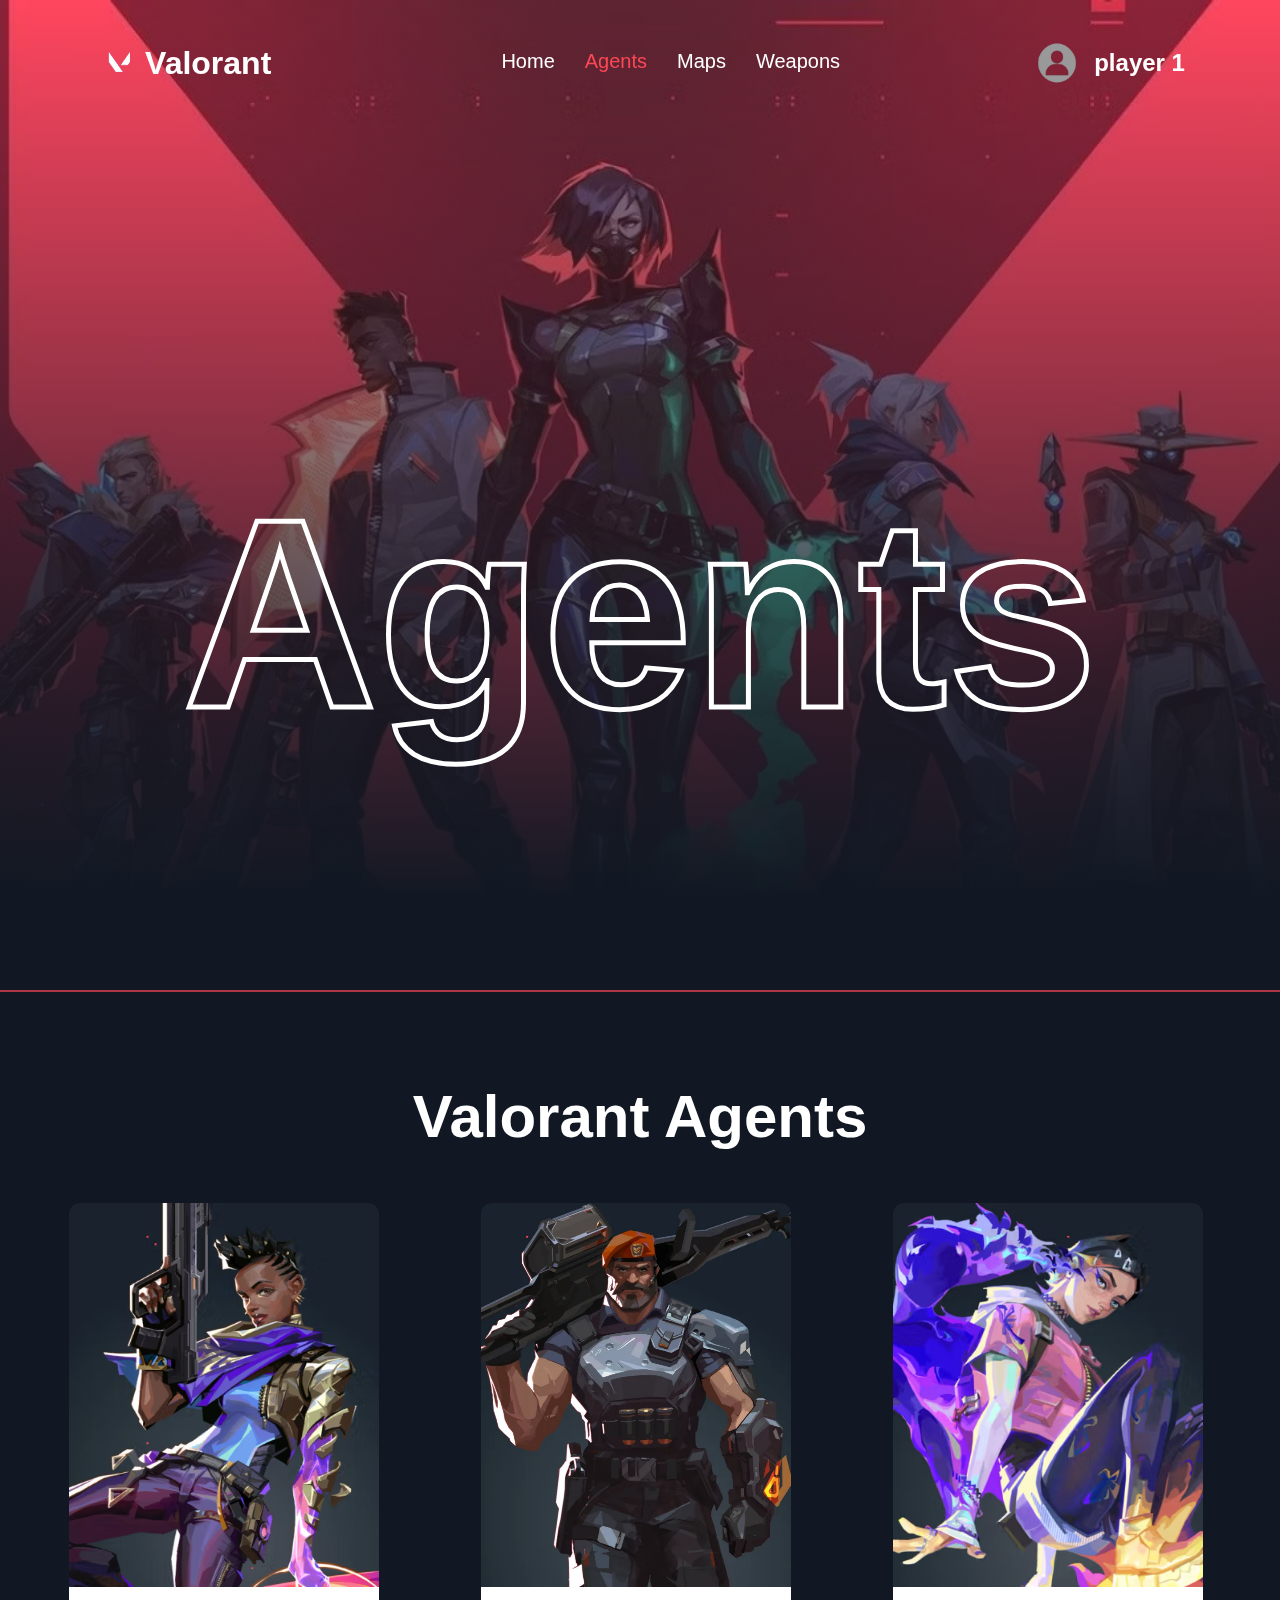
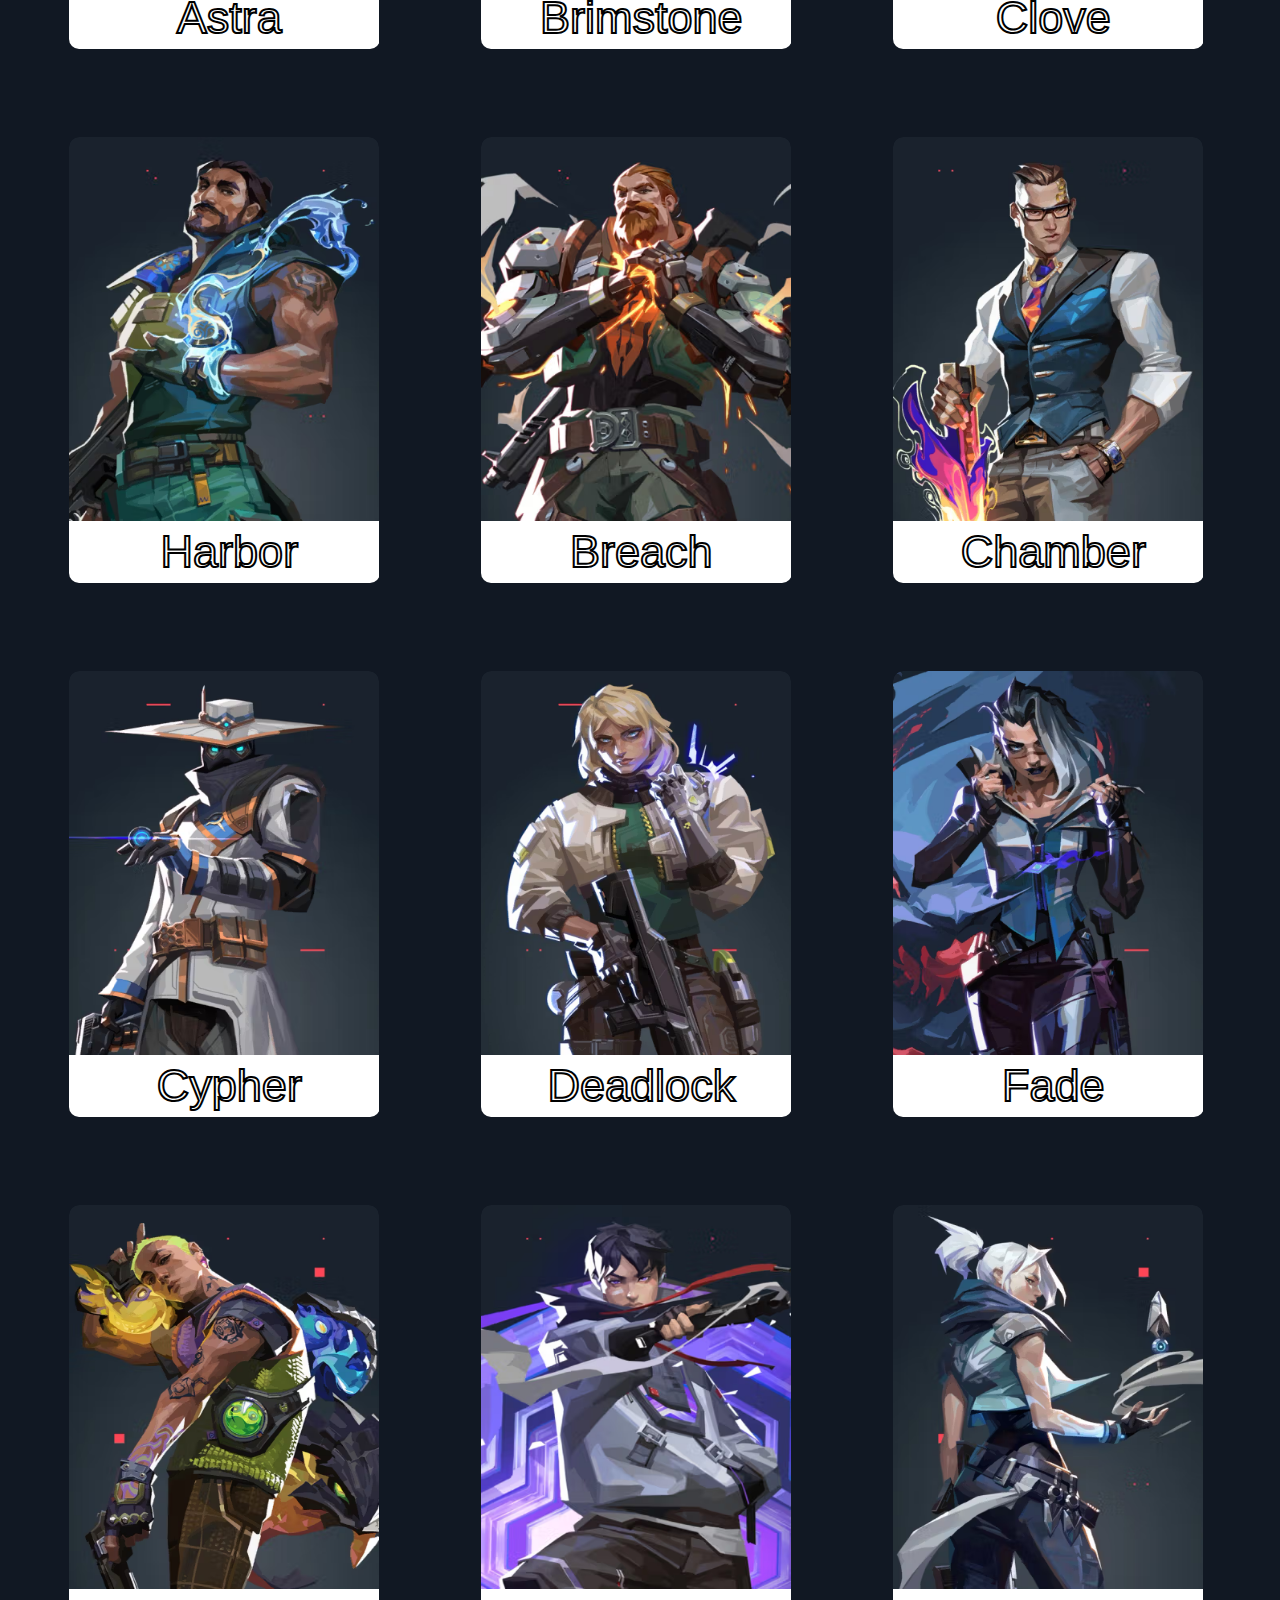
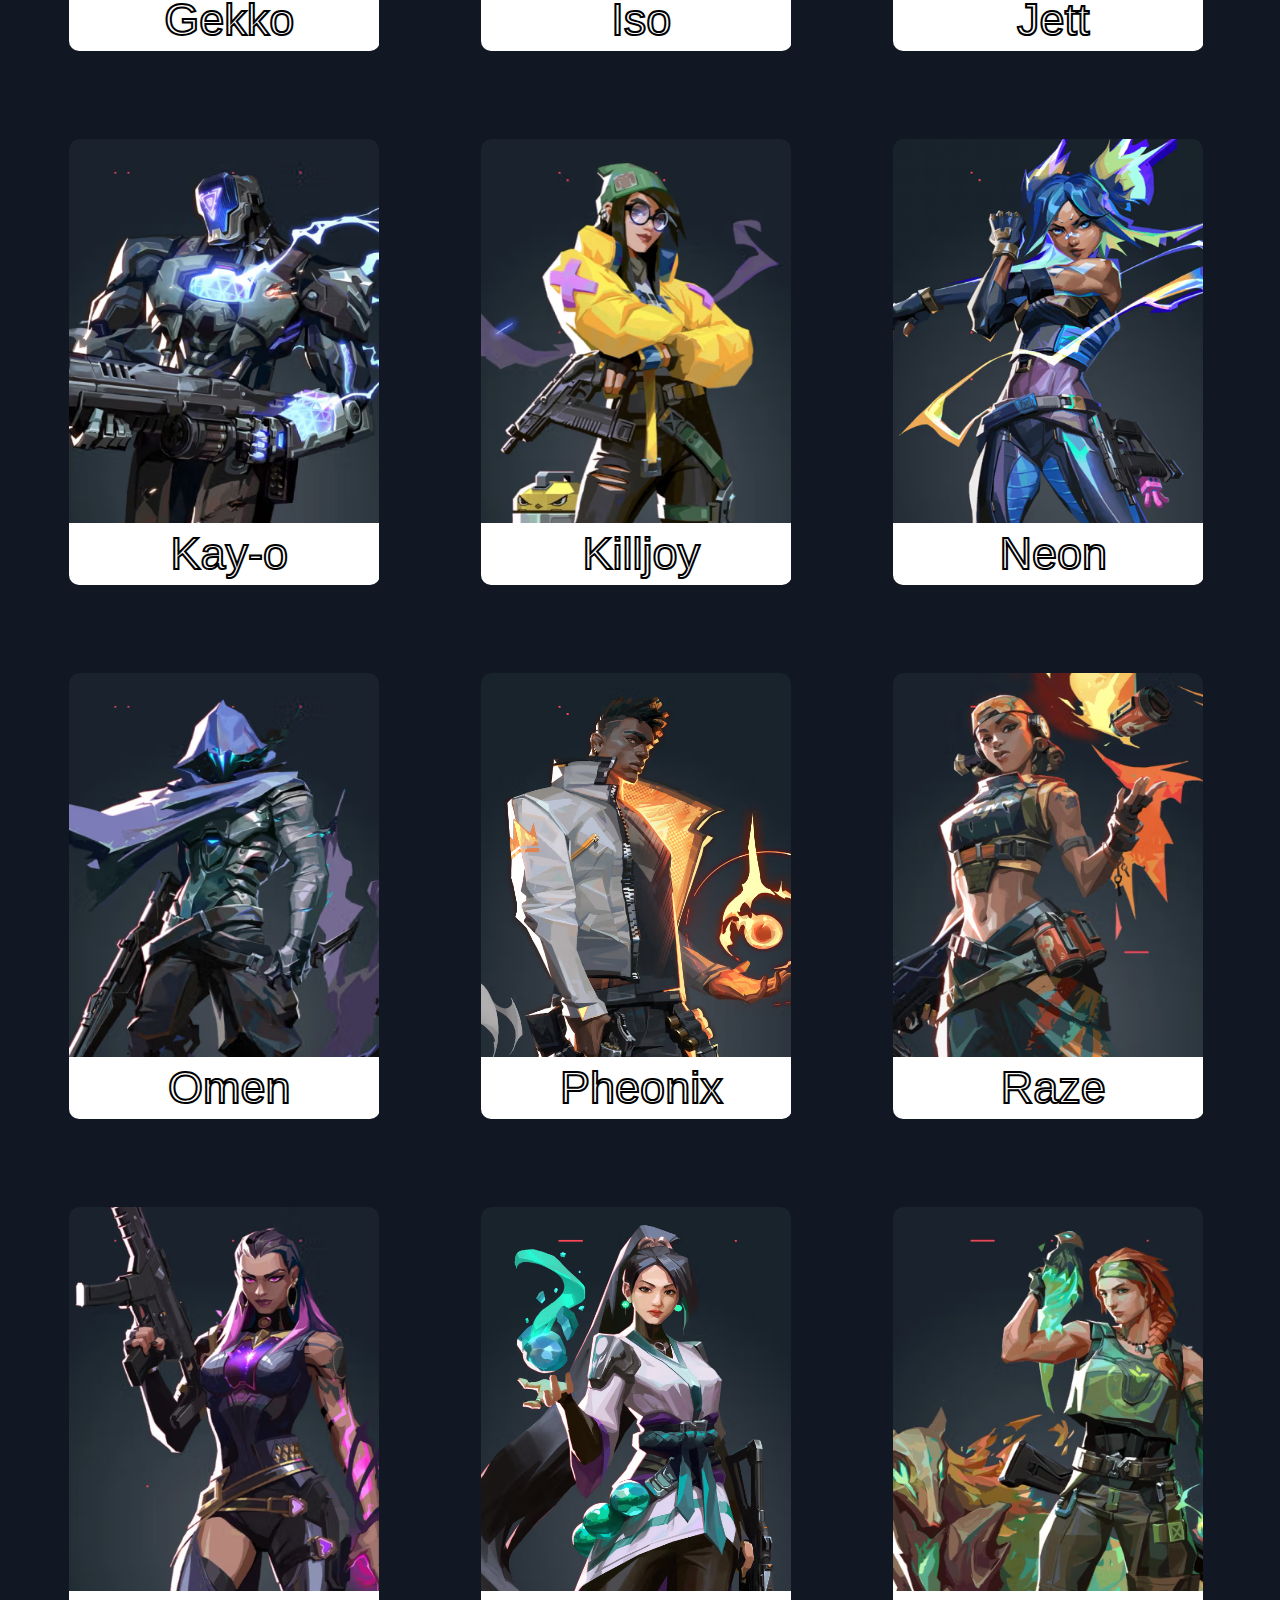
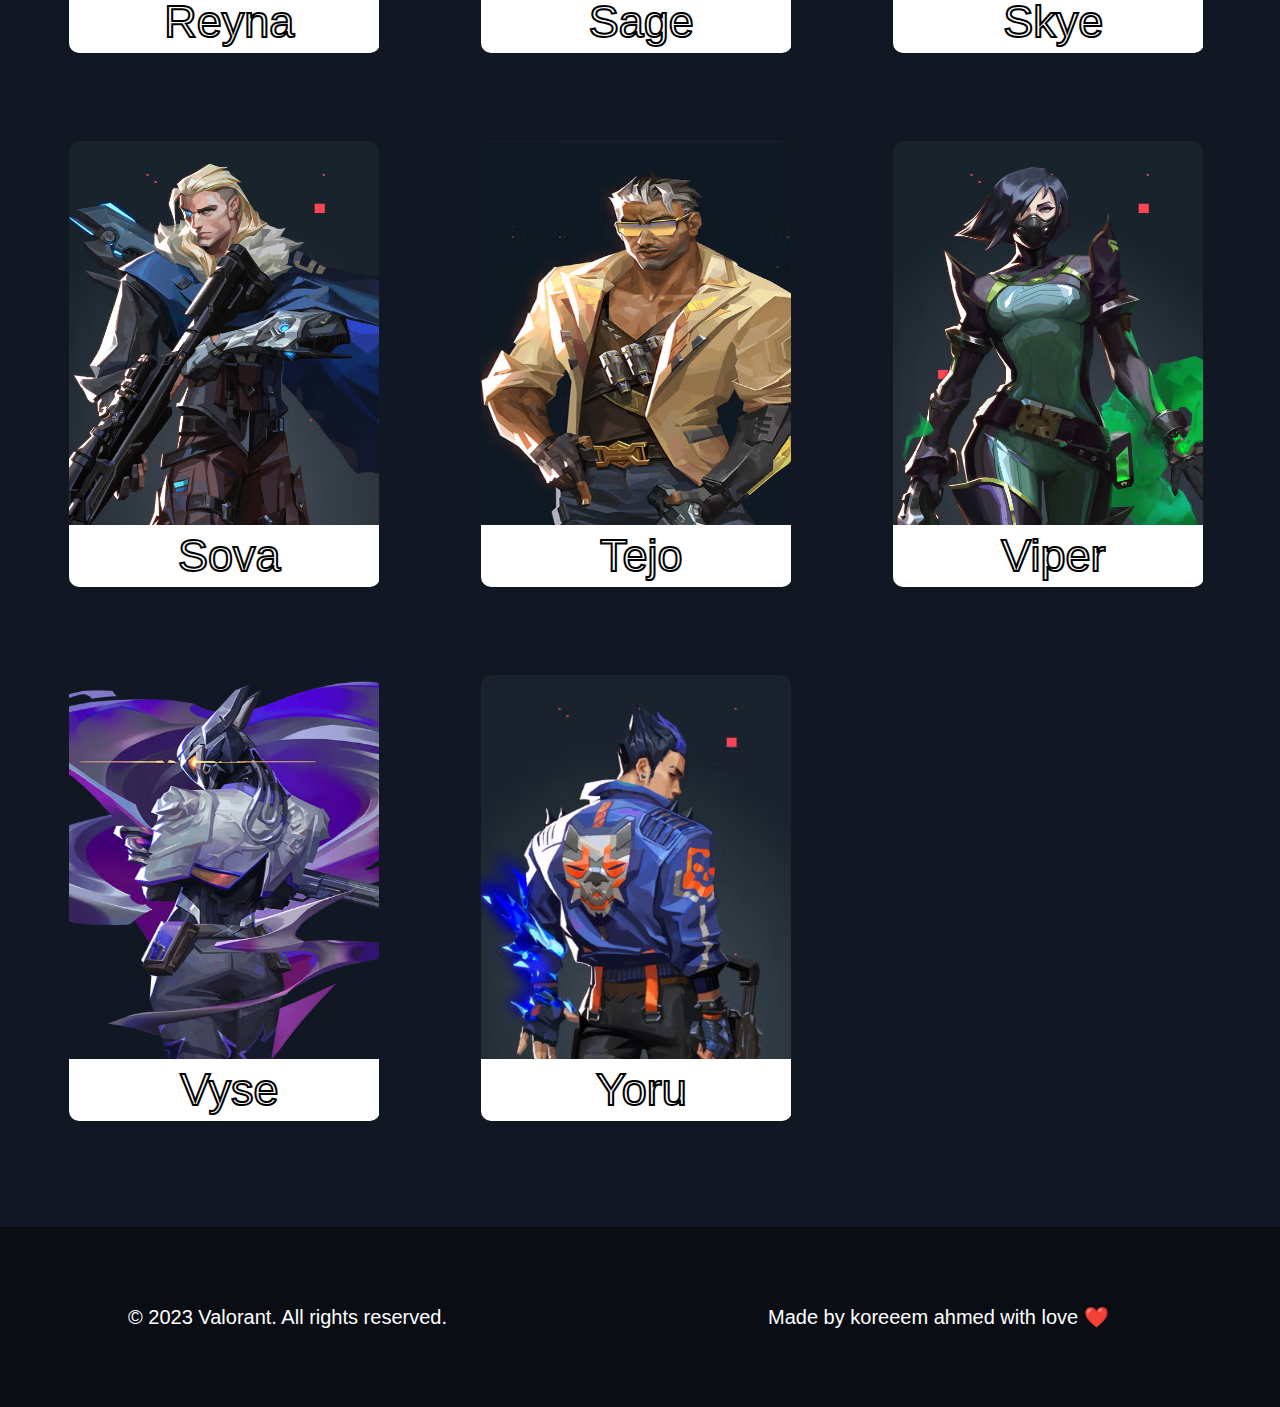
<file: agents.html>
<!DOCTYPE html>
<html lang="en">
<head>
    <meta charset="UTF-8">
    <meta name="viewport" content="width=device-width, initial-scale=1.0">
    <title>Doctumen</title>
    <link rel="stylesheet" href="css/agents.css">
    <link rel="stylesheet" href="css/all.css">
</head>
<body>
    <nav class="nav">
        <div class="logo">
            <img src="imgs/logo-removebg-preview-removebg-preview.png" alt="Valorant Logo" class="logo">
            <h1>Valorant</h1>
        </div>
        <ul class="nav-links">
            <li><a href="index.html">Home</a></li>
            <li><a href="agents.html" class="now">Agents</a></li>
            <li><a href="maps.html">Maps</a></li>
            <li><a href="weapons.html">Weapons</a></li>
        </ul>
        <div class="user">
            <img src="imgs/user-removebg-preview.png" alt="User Avatar">
            <h2>player 1</h2>
        </div>
    </nav>
    <main class="ag-hero">
        <h1 class="fs-h">Agents</h1>
    </main>
    <hr style="margin-bottom: 10vh; margin-top: 10vh;">
    <section class="agents-section">
        <h1 class="ag-heading">Valorant Agents</h1>
        <div class="ag-container">
            <div class="ag-card">
                <div class="front">
                    <img src="imgs/agents/astra.avif" alt="Agent 1">
                    <div class="f-info">Astra</div>
                </div>
                <div class="back hidden">
                    <h1>Astra</h1>
                    <h2>Role: Controler</h2>
                    <p>Lorem ipsum dolor sit amet consectetur adipisicing elit. Laborum rem incidunt excepturi, placeat accusantium iusto cupiditate explicabo ea. Placeat maiores, temporibus sed odit nobis dolore! Iure fugiat quaerat delectus quis.</p>
                    <button onclick="window.location.href='agent1.html'">See Info</button>
                </div>
            </div>
            <div class="ag-card">
                <div class="front">
                    <img src="imgs/agents/brimstone.webp" alt="Agent 1">
                    <div class="f-info">Brimstone</div>
                </div>
                <div class="back hidden">
                    <h1>Brimstone</h1>
                    <h2>Role: Controler</h2>
                    <p>Lorem ipsum dolor sit amet consectetur adipisicing elit. Laborum rem incidunt excepturi, placeat accusantium iusto cupiditate explicabo ea. Placeat maiores, temporibus sed odit nobis dolore! Iure fugiat quaerat delectus quis.</p>
                    <button onclick="window.location.href='agent1.html'">See Info</button>
                </div>
            </div>
            <div class="ag-card">
                <div class="front">
                    <img src="imgs/agents/clove.avif" alt="Agent 1">
                    <div class="f-info">Clove</div>
                </div>
                <div class="back hidden">
                    <h1>Clove</h1>
                    <h2>Role: Controler</h2>
                    <p>Lorem ipsum dolor sit amet consectetur adipisicing elit. Laborum rem incidunt excepturi, placeat accusantium iusto cupiditate explicabo ea. Placeat maiores, temporibus sed odit nobis dolore! Iure fugiat quaerat delectus quis.</p>
                    <button onclick="window.location.href='agent1.html'">See Info</button>
                </div>
            </div>
            <div class="ag-card">
                <div class="front">
                    <img src="imgs/agents/harbor.avif" alt="Agent 1">
                    <div class="f-info">Harbor</div>
                </div>
                <div class="back hidden">
                    <h1>Harbor</h1>
                    <h2>Role: Controler</h2>
                    <p>Lorem ipsum dolor sit amet consectetur adipisicing elit. Laborum rem incidunt excepturi, placeat accusantium iusto cupiditate explicabo ea. Placeat maiores, temporibus sed odit nobis dolore! Iure fugiat quaerat delectus quis.</p>
                    <button onclick="window.location.href='agent1.html'">See Info</button>
                </div>
            </div>
            <div class="ag-card">
                <div class="front">
                    <img src="imgs/agents/breach.avif" alt="Agent 1">
                    <div class="f-info">Breach</div>
                </div>
                <div class="back hidden">
                    <h1>Breach</h1>
                    <h2>Role: Controler</h2>
                    <p>Lorem ipsum dolor sit amet consectetur adipisicing elit. Laborum rem incidunt excepturi, placeat accusantium iusto cupiditate explicabo ea. Placeat maiores, temporibus sed odit nobis dolore! Iure fugiat quaerat delectus quis.</p>
                    <button onclick="window.location.href='agent1.html'">See Info</button>
                </div>
            </div>
            <div class="ag-card">
                <div class="front">
                    <img src="imgs/agents/chamber.avif" alt="Agent 1">
                    <div class="f-info">Chamber</div>
                </div>
                <div class="back hidden">
                    <h1>Chamber</h1>
                    <h2>Role: Controler</h2>
                    <p>Lorem ipsum dolor sit amet consectetur adipisicing elit. Laborum rem incidunt excepturi, placeat accusantium iusto cupiditate explicabo ea. Placeat maiores, temporibus sed odit nobis dolore! Iure fugiat quaerat delectus quis.</p>
                    <button onclick="window.location.href='agent1.html'">See Info</button>
                </div>
            </div>
            <div class="ag-card">
                <div class="front">
                    <img src="imgs/agents/cypher.avif" alt="Agent 1">
                    <div class="f-info">Cypher</div>
                </div>
                <div class="back hidden">
                    <h1>Cypher</h1>
                    <h2>Role: inertiator</h2>
                    <p>Lorem ipsum dolor sit amet consectetur adipisicing elit. Laborum rem incidunt excepturi, placeat accusantium iusto cupiditate explicabo ea. Placeat maiores, temporibus sed odit nobis dolore! Iure fugiat quaerat delectus quis.</p>
                    <button onclick="window.location.href='agent1.html'">See Info</button>
                </div>
            </div>
            <div class="ag-card">
                <div class="front">
                    <img src="imgs/agents/deadlock.avif" alt="Agent 1">
                    <div class="f-info">Deadlock</div>
                </div>
                <div class="back hidden">
                    <h1>Deadlock</h1>
                    <h2>Role: Controler</h2>
                    <p>Lorem ipsum dolor sit amet consectetur adipisicing elit. Laborum rem incidunt excepturi, placeat accusantium iusto cupiditate explicabo ea. Placeat maiores, temporibus sed odit nobis dolore! Iure fugiat quaerat delectus quis.</p>
                    <button onclick="window.location.href='agent1.html'">See Info</button>
                </div>
            </div>
            <div class="ag-card">
                <div class="front">
                    <img src="imgs/agents/fade.avif" alt="Agent 1">
                    <div class="f-info">Fade</div>
                </div>
                <div class="back hidden">
                    <h1>Fade</h1>
                    <h2>Role: Controler</h2>
                    <p>Lorem ipsum dolor sit amet consectetur adipisicing elit. Laborum rem incidunt excepturi, placeat accusantium iusto cupiditate explicabo ea. Placeat maiores, temporibus sed odit nobis dolore! Iure fugiat quaerat delectus quis.</p>
                    <button onclick="window.location.href='agent1.html'">See Info</button>
                </div>
            </div>
            <div class="ag-card">
                <div class="front">
                    <img src="imgs/agents/gekko.avif" alt="Agent 1">
                    <div class="f-info">Gekko</div>
                </div>
                <div class="back hidden">
                    <h1>Gekko</h1>
                    <h2>Role: Controler</h2>
                    <p>Lorem ipsum dolor sit amet consectetur adipisicing elit. Laborum rem incidunt excepturi, placeat accusantium iusto cupiditate explicabo ea. Placeat maiores, temporibus sed odit nobis dolore! Iure fugiat quaerat delectus quis.</p>
                    <button onclick="window.location.href='agent1.html'">See Info</button>
                </div>
            </div>
            <div class="ag-card">
                <div class="front">
                    <img src="imgs/agents/iso.avif" alt="Agent 1">
                    <div class="f-info">Iso</div>
                </div>
                <div class="back hidden">
                    <h1>Iso</h1>
                    <h2>Role: Controler</h2>
                    <p>Lorem ipsum dolor sit amet consectetur adipisicing elit. Laborum rem incidunt excepturi, placeat accusantium iusto cupiditate explicabo ea. Placeat maiores, temporibus sed odit nobis dolore! Iure fugiat quaerat delectus quis.</p>
                    <button onclick="window.location.href='agent1.html'">See Info</button>
                </div>
            </div>
            <div class="ag-card">
                <div class="front">
                    <img src="imgs/agents/jett.avif" alt="Agent 1">
                    <div class="f-info">Jett</div>
                </div>
                <div class="back hidden">
                    <h1>Jett</h1>
                    <h2>Role: Controler</h2>
                    <p>Lorem ipsum dolor sit amet consectetur adipisicing elit. Laborum rem incidunt excepturi, placeat accusantium iusto cupiditate explicabo ea. Placeat maiores, temporibus sed odit nobis dolore! Iure fugiat quaerat delectus quis.</p>
                    <button onclick="window.location.href='agent1.html'">See Info</button>
                </div>
            </div>
            <div class="ag-card">
                <div class="front">
                    <img src="imgs/agents/kay-o.avif" alt="Agent 1">
                    <div class="f-info">Kay-o</div>
                </div>
                <div class="back hidden">
                    <h1>Kay-o</h1>
                    <h2>Role: Controler</h2>
                    <p>Lorem ipsum dolor sit amet consectetur adipisicing elit. Laborum rem incidunt excepturi, placeat accusantium iusto cupiditate explicabo ea. Placeat maiores, temporibus sed odit nobis dolore! Iure fugiat quaerat delectus quis.</p>
                    <button onclick="window.location.href='agent1.html'">See Info</button>
                </div>
            </div>
            <div class="ag-card">
                <div class="front">
                    <img src="imgs/agents/killjoy.avif" alt="Agent 1">
                    <div class="f-info">Killjoy</div>
                </div>
                <div class="back hidden">
                    <h1>Killjoy</h1>
                    <h2>Role: Controler</h2>
                    <p>Lorem ipsum dolor sit amet consectetur adipisicing elit. Laborum rem incidunt excepturi, placeat accusantium iusto cupiditate explicabo ea. Placeat maiores, temporibus sed odit nobis dolore! Iure fugiat quaerat delectus quis.</p>
                    <button onclick="window.location.href='agent1.html'">See Info</button>
                </div>
            </div>
            <div class="ag-card">
                <div class="front">
                    <img src="imgs/agents/neon.avif" alt="Agent 1">
                    <div class="f-info">Neon</div>
                </div>
                <div class="back hidden">
                    <h1>Neon</h1>
                    <h2>Role: Controler</h2>
                    <p>Lorem ipsum dolor sit amet consectetur adipisicing elit. Laborum rem incidunt excepturi, placeat accusantium iusto cupiditate explicabo ea. Placeat maiores, temporibus sed odit nobis dolore! Iure fugiat quaerat delectus quis.</p>
                    <button onclick="window.location.href='agent1.html'">See Info</button>
                </div>
            </div>
            <div class="ag-card">
                <div class="front">
                    <img src="imgs/agents/omen.avif" alt="Agent 1">
                    <div class="f-info">Omen</div>
                </div>
                <div class="back hidden">
                    <h1>Omen</h1>
                    <h2>Role: Controler</h2>
                    <p>Lorem ipsum dolor sit amet consectetur adipisicing elit. Laborum rem incidunt excepturi, placeat accusantium iusto cupiditate explicabo ea. Placeat maiores, temporibus sed odit nobis dolore! Iure fugiat quaerat delectus quis.</p>
                    <button onclick="window.location.href='agent1.html'">See Info</button>
                </div>
            </div>
            <div class="ag-card">
                <div class="front">
                    <img src="imgs/agents/phoenix.avif" alt="Agent 1">
                    <div class="f-info">Pheonix</div>
                </div>
                <div class="back hidden">
                    <h1>Pheonix</h1>
                    <h2>Role: Controler</h2>
                    <p>Lorem ipsum dolor sit amet consectetur adipisicing elit. Laborum rem incidunt excepturi, placeat accusantium iusto cupiditate explicabo ea. Placeat maiores, temporibus sed odit nobis dolore! Iure fugiat quaerat delectus quis.</p>
                    <button onclick="window.location.href='agent1.html'">See Info</button>
                </div>
            </div>
            <div class="ag-card">
                <div class="front">
                    <img src="imgs/agents/raze.avif" alt="Agent 1">
                    <div class="f-info">Raze</div>
                </div>
                <div class="back hidden">
                    <h1>Raze</h1>
                    <h2>Role: Controler</h2>
                    <p>Lorem ipsum dolor sit amet consectetur adipisicing elit. Laborum rem incidunt excepturi, placeat accusantium iusto cupiditate explicabo ea. Placeat maiores, temporibus sed odit nobis dolore! Iure fugiat quaerat delectus quis.</p>
                    <button onclick="window.location.href='agent1.html'">See Info</button>
                </div>
            </div>
            <div class="ag-card">
                <div class="front">
                    <img src="imgs/agents/reyna.avif" alt="Agent 1">
                    <div class="f-info">Reyna</div>
                </div>
                <div class="back hidden">
                    <h1>Reyna</h1>
                    <h2>Role: Controler</h2>
                    <p>Lorem ipsum dolor sit amet consectetur adipisicing elit. Laborum rem incidunt excepturi, placeat accusantium iusto cupiditate explicabo ea. Placeat maiores, temporibus sed odit nobis dolore! Iure fugiat quaerat delectus quis.</p>
                    <button onclick="window.location.href='agent1.html'">See Info</button>
                </div>
            </div>
            <div class="ag-card">
                <div class="front">
                    <img src="imgs/agents/sage.avif" alt="Agent 1">
                    <div class="f-info">Sage</div>
                </div>
                <div class="back hidden">
                    <h1>Sage</h1>
                    <h2>Role: Controler</h2>
                    <p>Lorem ipsum dolor sit amet consectetur adipisicing elit. Laborum rem incidunt excepturi, placeat accusantium iusto cupiditate explicabo ea. Placeat maiores, temporibus sed odit nobis dolore! Iure fugiat quaerat delectus quis.</p>
                    <button onclick="window.location.href='agent1.html'">See Info</button>
                </div>
            </div>
            <div class="ag-card">
                <div class="front">
                    <img src="imgs/agents/skye.avif" alt="Agent 1">
                    <div class="f-info">Skye</div>
                </div>
                <div class="back hidden">
                    <h1>Skye</h1>
                    <h2>Role: Controler</h2>
                    <p>Lorem ipsum dolor sit amet consectetur adipisicing elit. Laborum rem incidunt excepturi, placeat accusantium iusto cupiditate explicabo ea. Placeat maiores, temporibus sed odit nobis dolore! Iure fugiat quaerat delectus quis.</p>
                    <button onclick="window.location.href='agent1.html'">See Info</button>
                </div>
            </div>
            <div class="ag-card">
                <div class="front">
                    <img src="imgs/agents/sova.avif" alt="Agent 1">
                    <div class="f-info">Sova</div>
                </div>
                <div class="back hidden">
                    <h1>Sova</h1>
                    <h2>Role: Controler</h2>
                    <p>Lorem ipsum dolor sit amet consectetur adipisicing elit. Laborum rem incidunt excepturi, placeat accusantium iusto cupiditate explicabo ea. Placeat maiores, temporibus sed odit nobis dolore! Iure fugiat quaerat delectus quis.</p>
                    <button onclick="window.location.href='agent1.html'">See Info</button>
                </div>
            </div>
            <div class="ag-card">
                <div class="front">
                    <img src="imgs/agents/tejo.avif" alt="Agent 1">
                    <div class="f-info">Tejo</div>
                </div>
                <div class="back hidden">
                    <h1>Tejo</h1>
                    <h2>Role: Controler</h2>
                    <p>Lorem ipsum dolor sit amet consectetur adipisicing elit. Laborum rem incidunt excepturi, placeat accusantium iusto cupiditate explicabo ea. Placeat maiores, temporibus sed odit nobis dolore! Iure fugiat quaerat delectus quis.</p>
                    <button onclick="window.location.href='agent1.html'">See Info</button>
                </div>
            </div>
            <div class="ag-card">
                <div class="front">
                    <img src="imgs/agents/viper.avif" alt="Agent 1">
                    <div class="f-info">Viper</div>
                </div>
                <div class="back hidden">
                    <h1>Viper</h1>
                    <h2>Role: Controler</h2>
                    <p>Lorem ipsum dolor sit amet consectetur adipisicing elit. Laborum rem incidunt excepturi, placeat accusantium iusto cupiditate explicabo ea. Placeat maiores, temporibus sed odit nobis dolore! Iure fugiat quaerat delectus quis.</p>
                    <button onclick="window.location.href='agent1.html'">See Info</button>
                </div>
            </div>
            <div class="ag-card">
                <div class="front">
                    <img src="imgs/agents/vyse.avif" alt="Agent 1">
                    <div class="f-info">Vyse</div>
                </div>
                <div class="back hidden">
                    <h1>Vyse</h1>
                    <h2>Role: Controler</h2>
                    <p>Lorem ipsum dolor sit amet consectetur adipisicing elit. Laborum rem incidunt excepturi, placeat accusantium iusto cupiditate explicabo ea. Placeat maiores, temporibus sed odit nobis dolore! Iure fugiat quaerat delectus quis.</p>
                    <button onclick="window.location.href='agent1.html'">See Info</button>
                </div>
            </div>
            <div class="ag-card">
                <div class="front">
                    <img src="imgs/agents/yoru.avif" alt="Agent 1">
                    <div class="f-info">Yoru</div>
                </div>
                <div class="back hidden">
                    <h1>Yoru</h1>
                    <h2>Role: Controler</h2>
                    <p>Lorem ipsum dolor sit amet consectetur adipisicing elit. Laborum rem incidunt excepturi, placeat accusantium iusto cupiditate explicabo ea. Placeat maiores, temporibus sed odit nobis dolore! Iure fugiat quaerat delectus quis.</p>
                    <button onclick="window.location.href='agent1.html'">See Info</button>
                </div>
            </div>
    </section>
    <footer class="footer">
        <p>&copy; 2023 Valorant. All rights reserved.</p>
        <p>Made by koreeem ahmed with love ❤️</p>
    </footer>
    <script src="js/agents.js"></script>
</body>
</html>
</file>
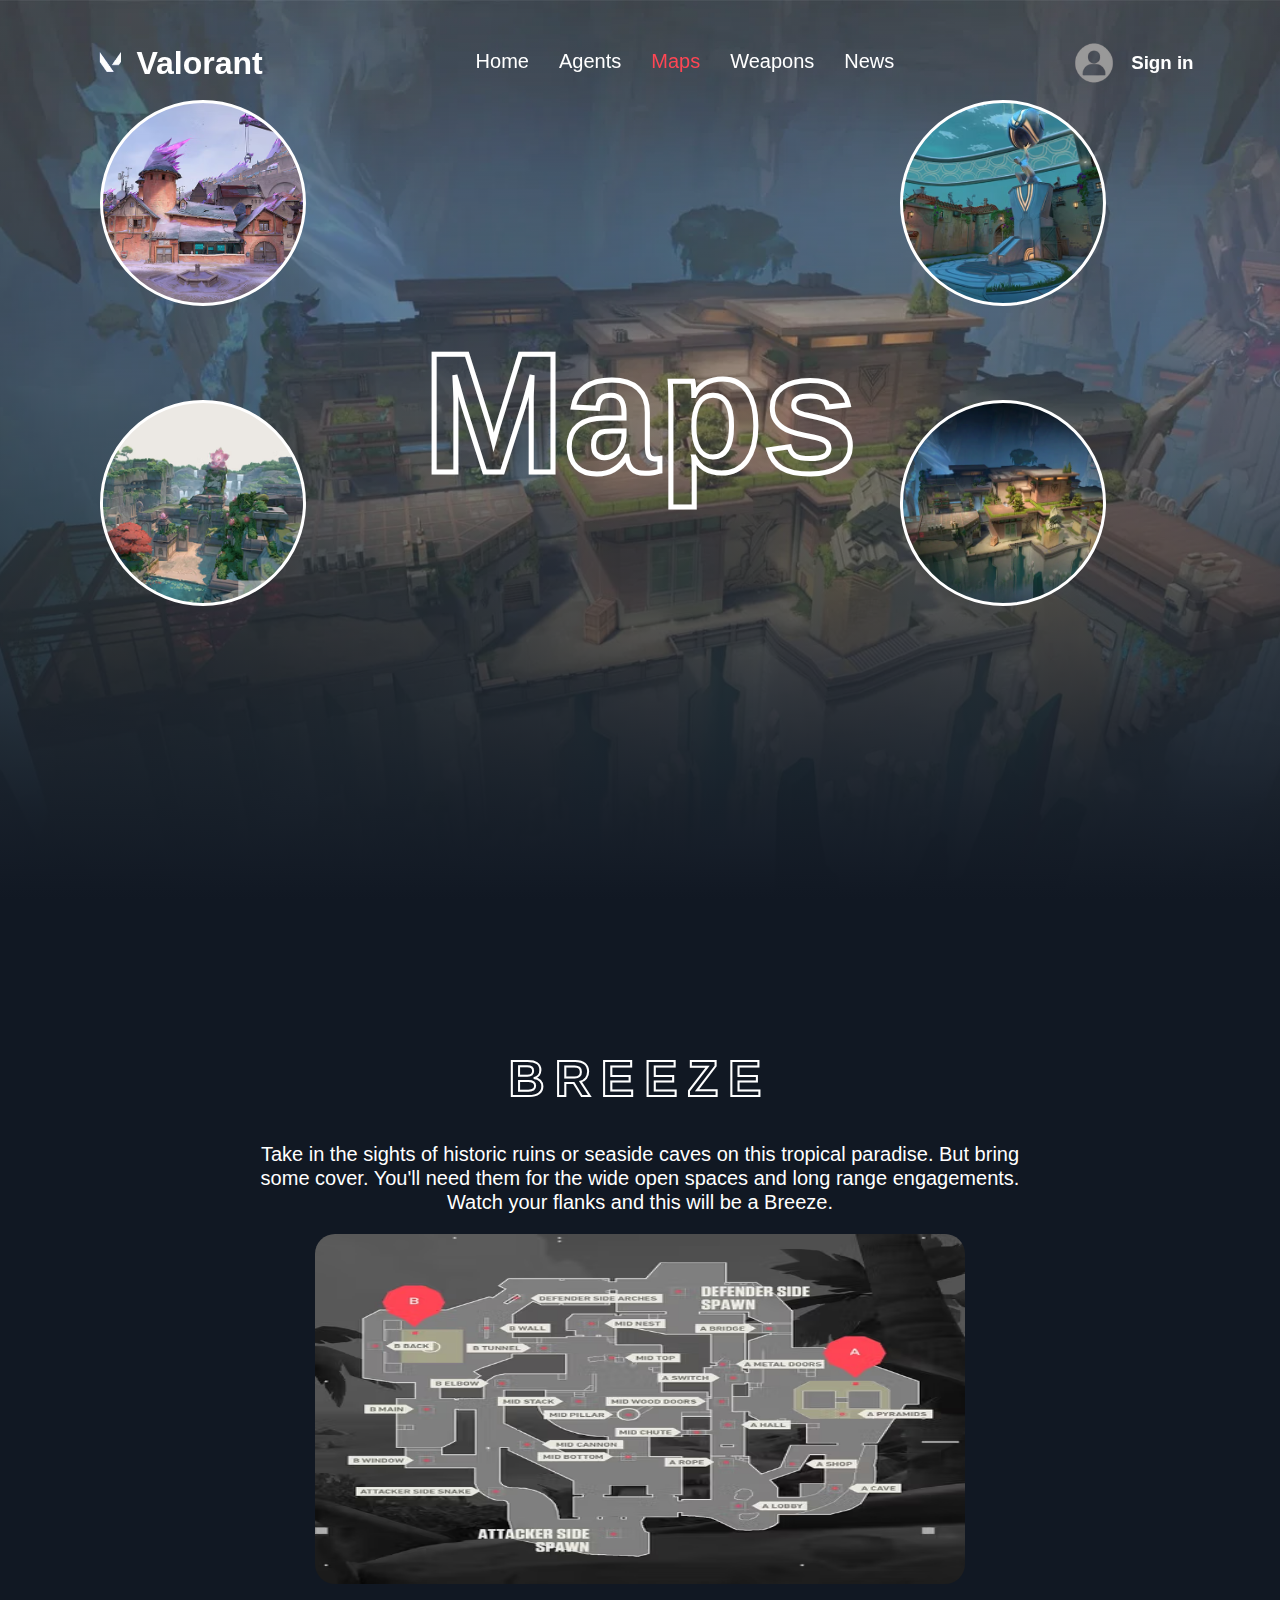
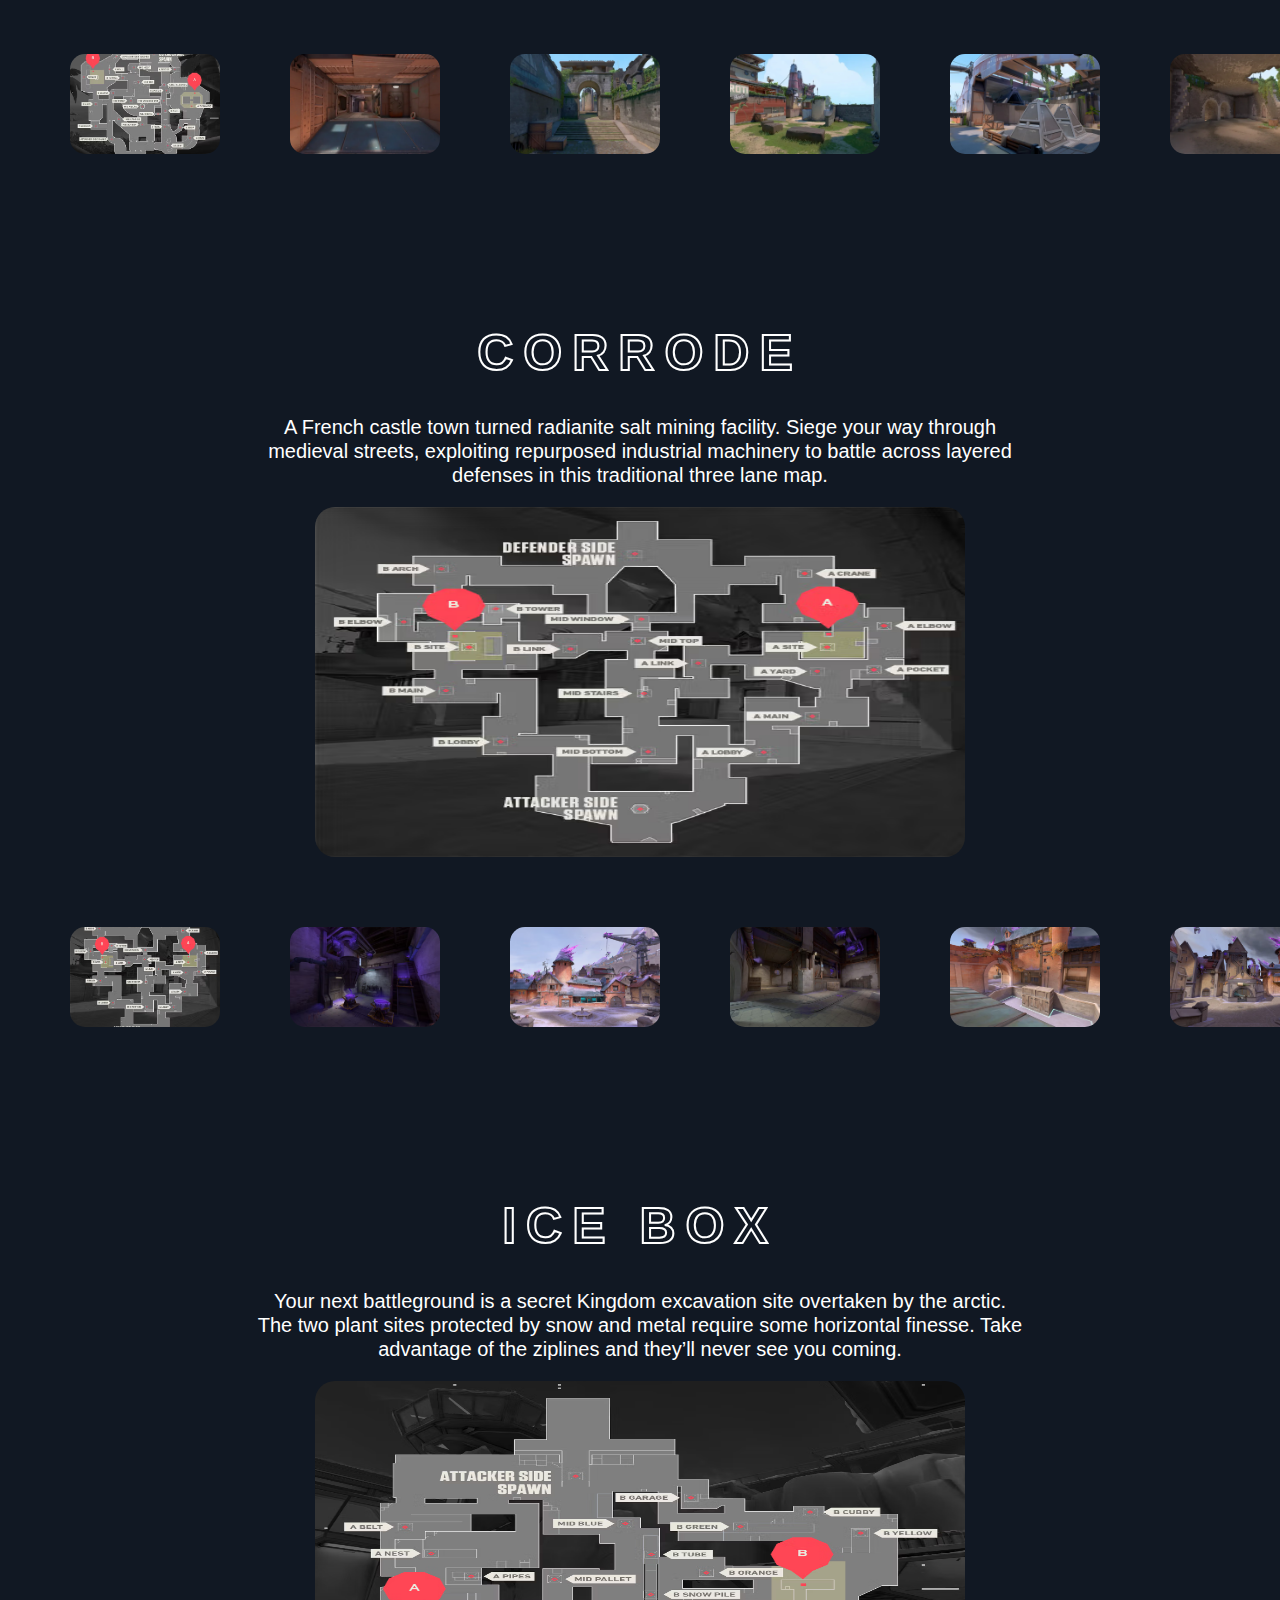
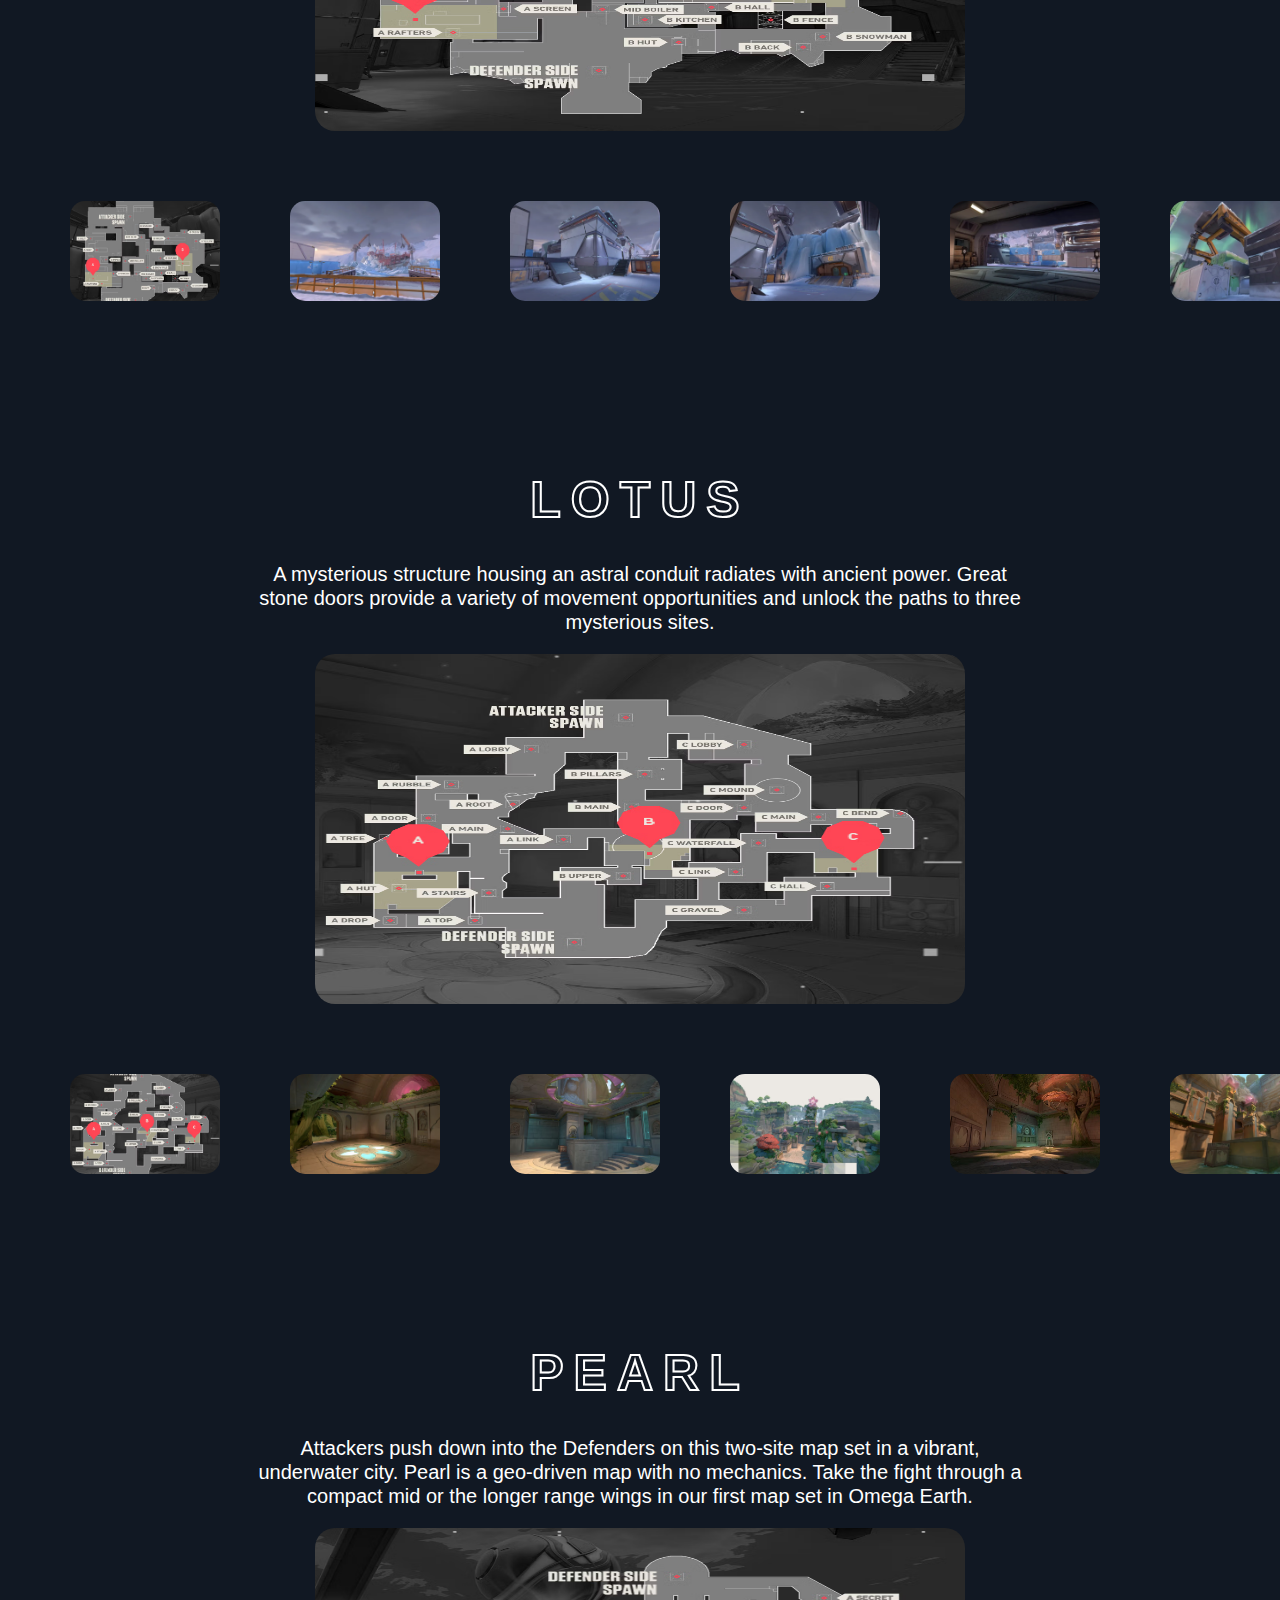
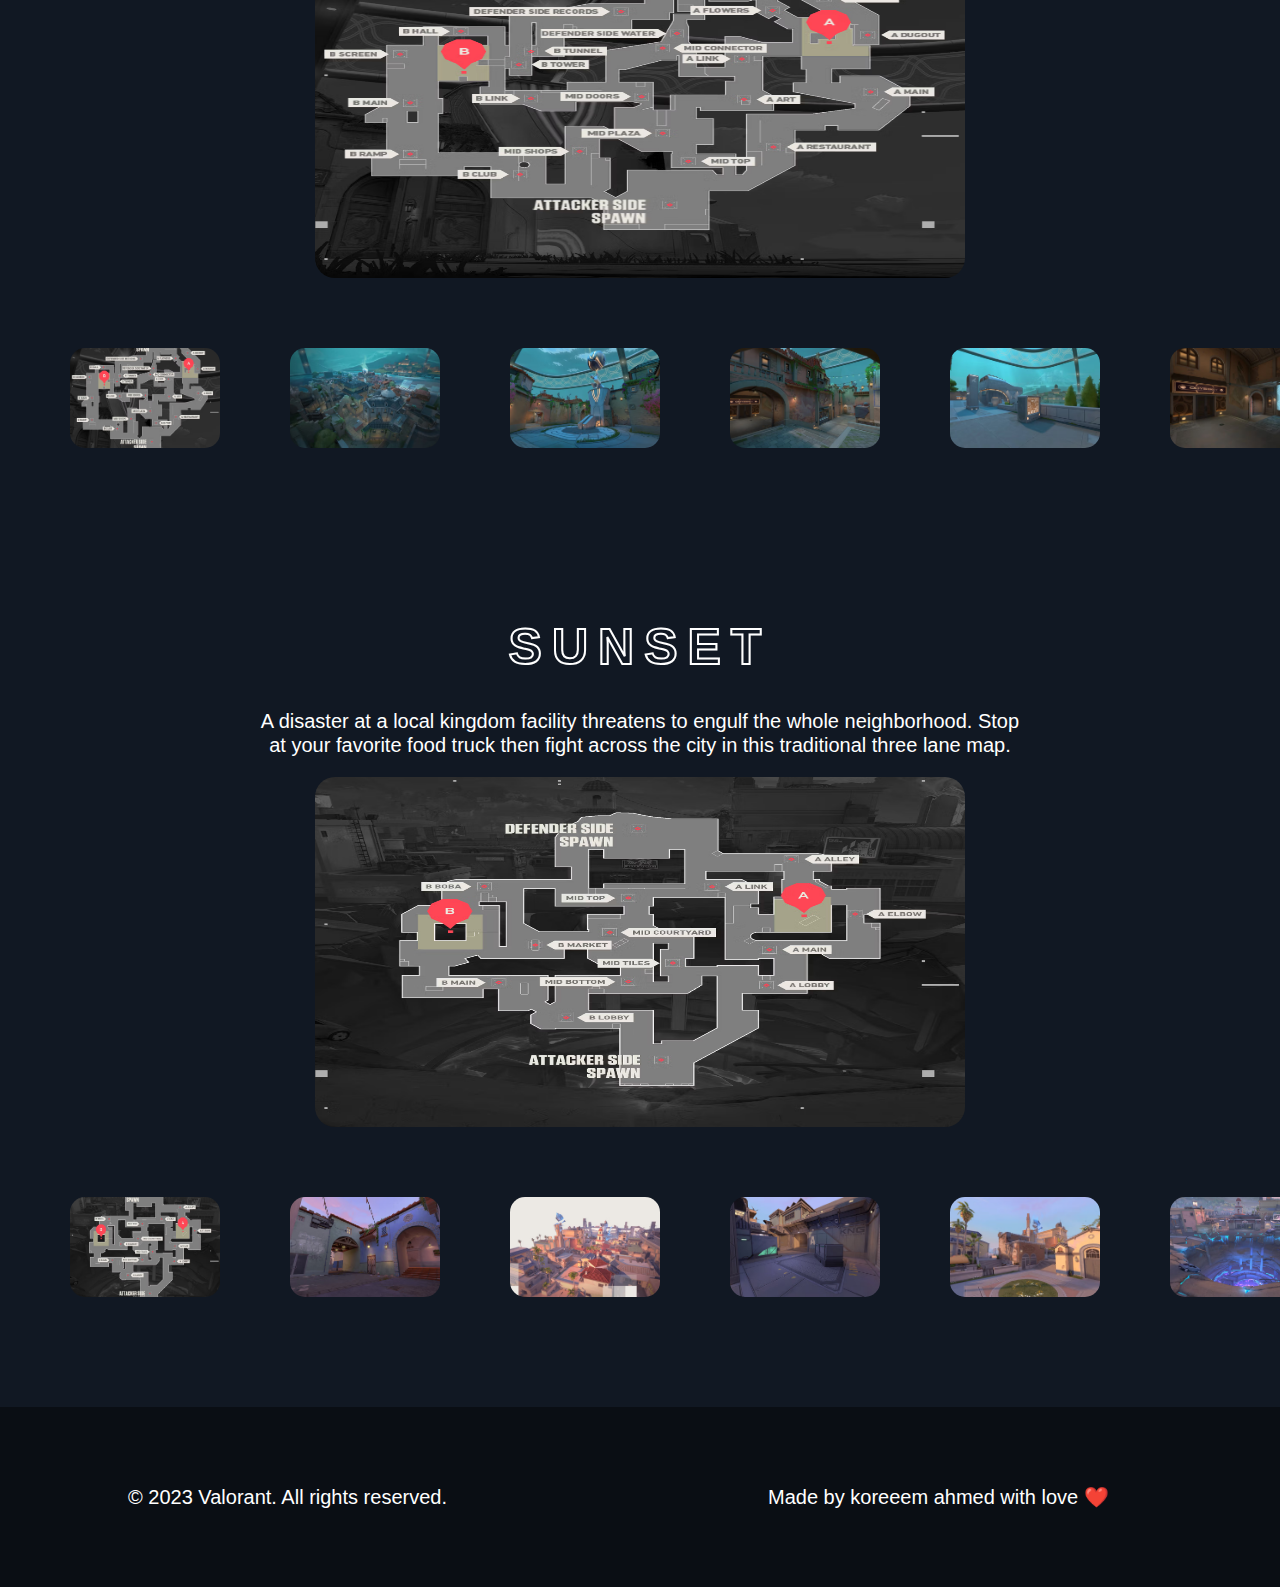
<file: maps.html>
<!DOCTYPE html>
<html lang="en">
  <head>
    <meta charset="UTF-8" />
    <meta name="viewport" content="width=device-width, initial-scale=1.0" />
    <title>Document</title>
    <link rel="stylesheet" href="css/maps.css" />
    <link rel="stylesheet" href="css/all.css" />
  </head>
  <body>
    <nav class="nav">
      <div class="logo">
        <img
          src="imgs/logo-removebg-preview-removebg-preview.png"
          alt="Valorant Logo"
          class="logo"
        />
        <h1>Valorant</h1>
      </div>
      <ul class="nav-links">
        <li><a href="index.html">Home</a></li>
        <li><a href="agents.html">Agents</a></li>
        <li><a href="maps.html" class="now">Maps</a></li>
        <li><a href="weapons.html">Weapons</a></li>
        <li><a href="news.html">News</a></li>
      </ul>
      <div class="user">
        <img src="imgs/user-removebg-preview.png" alt="User Avatar" />
        <h3><a href="customize.html" class="cus">Sign in</a></h3>
      </div>
    </nav>
    <main class="ag-hero">
      <div class="ag-hero-content" style="left: 100px; top: 100px"></div>
      <div class="ag-hero-content1" style="left: 900px; top: 400px"></div>
      <div class="ag-hero-content2" style="left: 100px; top: 400px"></div>
      <div class="ag-hero-content3" style="left: 900px; top: 100px"></div>
      <h1 class="fs-h">Maps</h1>
    </main>
    <div>
      <h1 class="map-head">BREEZE</h1>
      <p class="map-para">
        Take in the sights of historic ruins or seaside caves on this tropical
        paradise. But bring some cover. You'll need them for the wide open
        spaces and long range engagements. Watch your flanks and this will be a
        Breeze.
      </p>
      <div class="maps-con">
        <div class="main-img">
          <img src="imgs/maps/BREEZE/main.avif" alt="" id="main-img" />
        </div>
        <div class="img-slider">
          <button class="img-slider-inner" id="btn-breeze"></button>
          <button class="img-slider-inner1" id="btn-breeze1"></button>
          <button class="img-slider-inner2" id="btn-breeze2"></button>
          <button class="img-slider-inner3" id="btn-breeze3"></button>
          <button class="img-slider-inner4" id="btn-breeze4"></button>
          <button class="img-slider-inner5" id="btn-breeze5"></button>
        </div>
      </div>
    </div>
    <div>
      <h1 class="map-head">CORRODE</h1>
      <p class="map-para">
        A French castle town turned radianite salt mining facility. Siege your
        way through medieval streets, exploiting repurposed industrial machinery
        to battle across layered defenses in this traditional three lane map.
      </p>
      <div class="maps-con">
        <div class="main-img">
          <img src="imgs/maps/CORRODE/main.avif" alt="" id="main-img-C" />
        </div>
        <div class="img-slider">
          <button class="img-slider-CORRODE" id="btn-CORRODE"></button>
          <button class="img-slider-CORRODE1" id="btn-CORRODE1"></button>
          <button class="img-slider-CORRODE2" id="btn-CORRODE2"></button>
          <button class="img-slider-CORRODE3" id="btn-CORRODE3"></button>
          <button class="img-slider-CORRODE4" id="btn-CORRODE4"></button>
          <button class="img-slider-CORRODE5" id="btn-CORRODE5"></button>
        </div>
      </div>
    </div>
    <div>
      <h1 class="map-head">ICE BOX</h1>
      <p class="map-para">
        Your next battleground is a secret Kingdom excavation site overtaken by
        the arctic. The two plant sites protected by snow and metal require some
        horizontal finesse. Take advantage of the ziplines and they’ll never see
        you coming.
      </p>
      <div class="maps-con">
        <div class="main-img">
          <img src="imgs/maps/ICEBOX/main.avif" alt="" id="main-img-I" />
        </div>
        <div class="img-slider">
          <button class="img-slider-ICEBOX" id="btn-ICEBOX"></button>
          <button class="img-slider-ICEBOX1" id="btn-ICEBOX1"></button>
          <button class="img-slider-ICEBOX2" id="btn-ICEBOX2"></button>
          <button class="img-slider-ICEBOX3" id="btn-ICEBOX3"></button>
          <button class="img-slider-ICEBOX4" id="btn-ICEBOX4"></button>
          <button class="img-slider-ICEBOX5" id="btn-ICEBOX5"></button>
        </div>
      </div>
    </div>
    <div>
      <h1 class="map-head">LOTUS</h1>
      <p class="map-para">
        A mysterious structure housing an astral conduit radiates with ancient
        power. Great stone doors provide a variety of movement opportunities and
        unlock the paths to three mysterious sites.
      </p>
      <div class="maps-con">
        <div class="main-img">
          <img src="imgs/maps/LOTUS/main.avif" alt="" id="main-img-L" />
        </div>
        <div class="img-slider">
          <button class="img-slider-LOTUS" id="btn-LOTUS"></button>
          <button class="img-slider-LOTUS1" id="btn-LOTUS1"></button>
          <button class="img-slider-LOTUS2" id="btn-LOTUS2"></button>
          <button class="img-slider-LOTUS3" id="btn-LOTUS3"></button>
          <button class="img-slider-LOTUS4" id="btn-LOTUS4"></button>
          <button class="img-slider-LOTUS5" id="btn-LOTUS5"></button>
        </div>
      </div>
    </div>
    <div>
      <h1 class="map-head">PEARL</h1>
      <p class="map-para">
        Attackers push down into the Defenders on this two-site map set in a
        vibrant, underwater city. Pearl is a geo-driven map with no mechanics.
        Take the fight through a compact mid or the longer range wings in our
        first map set in Omega Earth.
      </p>
      <div class="maps-con">
        <div class="main-img">
          <img src="imgs/maps/PEARL/main.avif" alt="" id="main-img-P" />
        </div>
        <div class="img-slider">
          <button class="img-slider-PEARL" id="btn-PEARL"></button>
          <button class="img-slider-PEARL1" id="btn-PEARL1"></button>
          <button class="img-slider-PEARL2" id="btn-PEARL2"></button>
          <button class="img-slider-PEARL3" id="btn-PEARL3"></button>
          <button class="img-slider-PEARL4" id="btn-PEARL4"></button>
          <button class="img-slider-PEARL5" id="btn-PEARL5"></button>
        </div>
      </div>
    </div>
    <div>
      <h1 class="map-head">SUNSET</h1>
      <p class="map-para">
        A disaster at a local kingdom facility threatens to engulf the whole
        neighborhood. Stop at your favorite food truck then fight across the
        city in this traditional three lane map.
      </p>
      <div class="maps-con">
        <div class="main-img">
          <img src="imgs/maps/SUNSET/main.avif" alt="" id="main-img-S" />
        </div>
        <div class="img-slider">
          <button class="img-slider-SUNSET" id="btn-SUNSET"></button>
          <button class="img-slider-SUNSET1" id="btn-SUNSET1"></button>
          <button class="img-slider-SUNSET2" id="btn-SUNSET2"></button>
          <button class="img-slider-SUNSET3" id="btn-SUNSET3"></button>
          <button class="img-slider-SUNSET4" id="btn-SUNSET4"></button>
          <button class="img-slider-SUNSET5" id="btn-SUNSET5"></button>
        </div>
      </div>
    </div>
    <footer class="footer">
      <p>&copy; 2023 Valorant. All rights reserved.</p>
      <p>Made by koreeem ahmed with love ❤️</p>
    </footer>
    <script src="/js/maps.js"></script>
  </body>
</html>
</file>
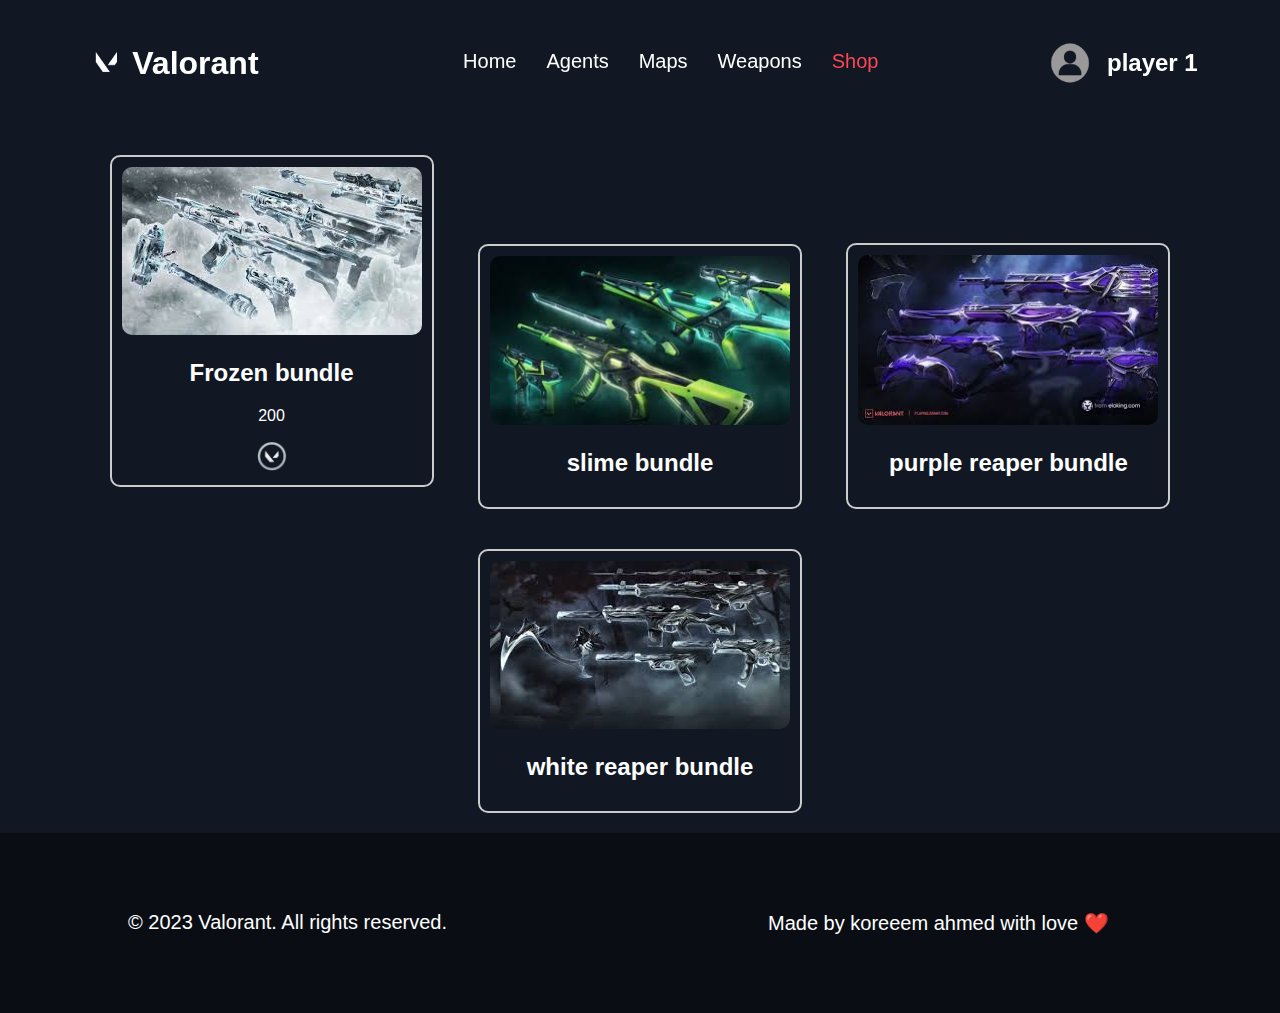
<file: news.html>
<!DOCTYPE html>
<html lang="en">
<head>
    <meta charset="UTF-8">
    <meta name="viewport" content="width=device-width, initial-scale=1.0">
    <title>Document</title>
    <link rel="stylesheet" href="/css/news.css">
    <link rel="stylesheet" href="/css/all.css">
</head>
<body>
    <nav class="nav">
        <div class="logo">
            <img src="imgs/logo-removebg-preview-removebg-preview.png" alt="Valorant Logo" class="logo">
            <h1>Valorant</h1>
        </div>
        <ul class="nav-links">
            <li><a href="index.html">Home</a></li>
            <li><a href="agents.html">Agents</a></li>
            <li><a href="maps.html">Maps</a></li>
            <li><a href="weapons.html">Weapons</a></li>
            <li><a href="news.html" class="now">Shop</a></li>
        </ul>
        <div class="user">
            <img src="imgs/user-removebg-preview.png" alt="User Avatar">
            <h2>player 1</h2>
        </div>
    </nav>

    <div class="shop-container">
        <div class="shop-item">
            <img class="mains" src="/imgs/shop/frozen bundle.jpg" alt="">
            <h2>Frozen bundle</h2>
            <P>200</P>
            <img src="/imgs/token.png" alt="" class="token">
        </div>
        <div class="shop-item">
            <img class="mains" src="/imgs/shop/green bundle.jpg" alt="">
            <h2>slime bundle</h2>
        </div>
        <div class="shop-item">
            <img class="mains" src="/imgs/shop/purple bundle.jpg" alt="">
            <h2>purple reaper bundle</h2>
        </div>
        <div class="shop-item">
            <img class="mains" src="/imgs/shop/white reaper.jpg" alt="">
            <h2>white reaper bundle</h2>
        </div>
    </div>

    <footer class="footer">
        <p>&copy; 2023 Valorant. All rights reserved.</p>
        <p>Made by koreeem ahmed with love ❤️</p>
    </footer>
    <script src="/js/news.js"></script>
</body>
</html>
</file>
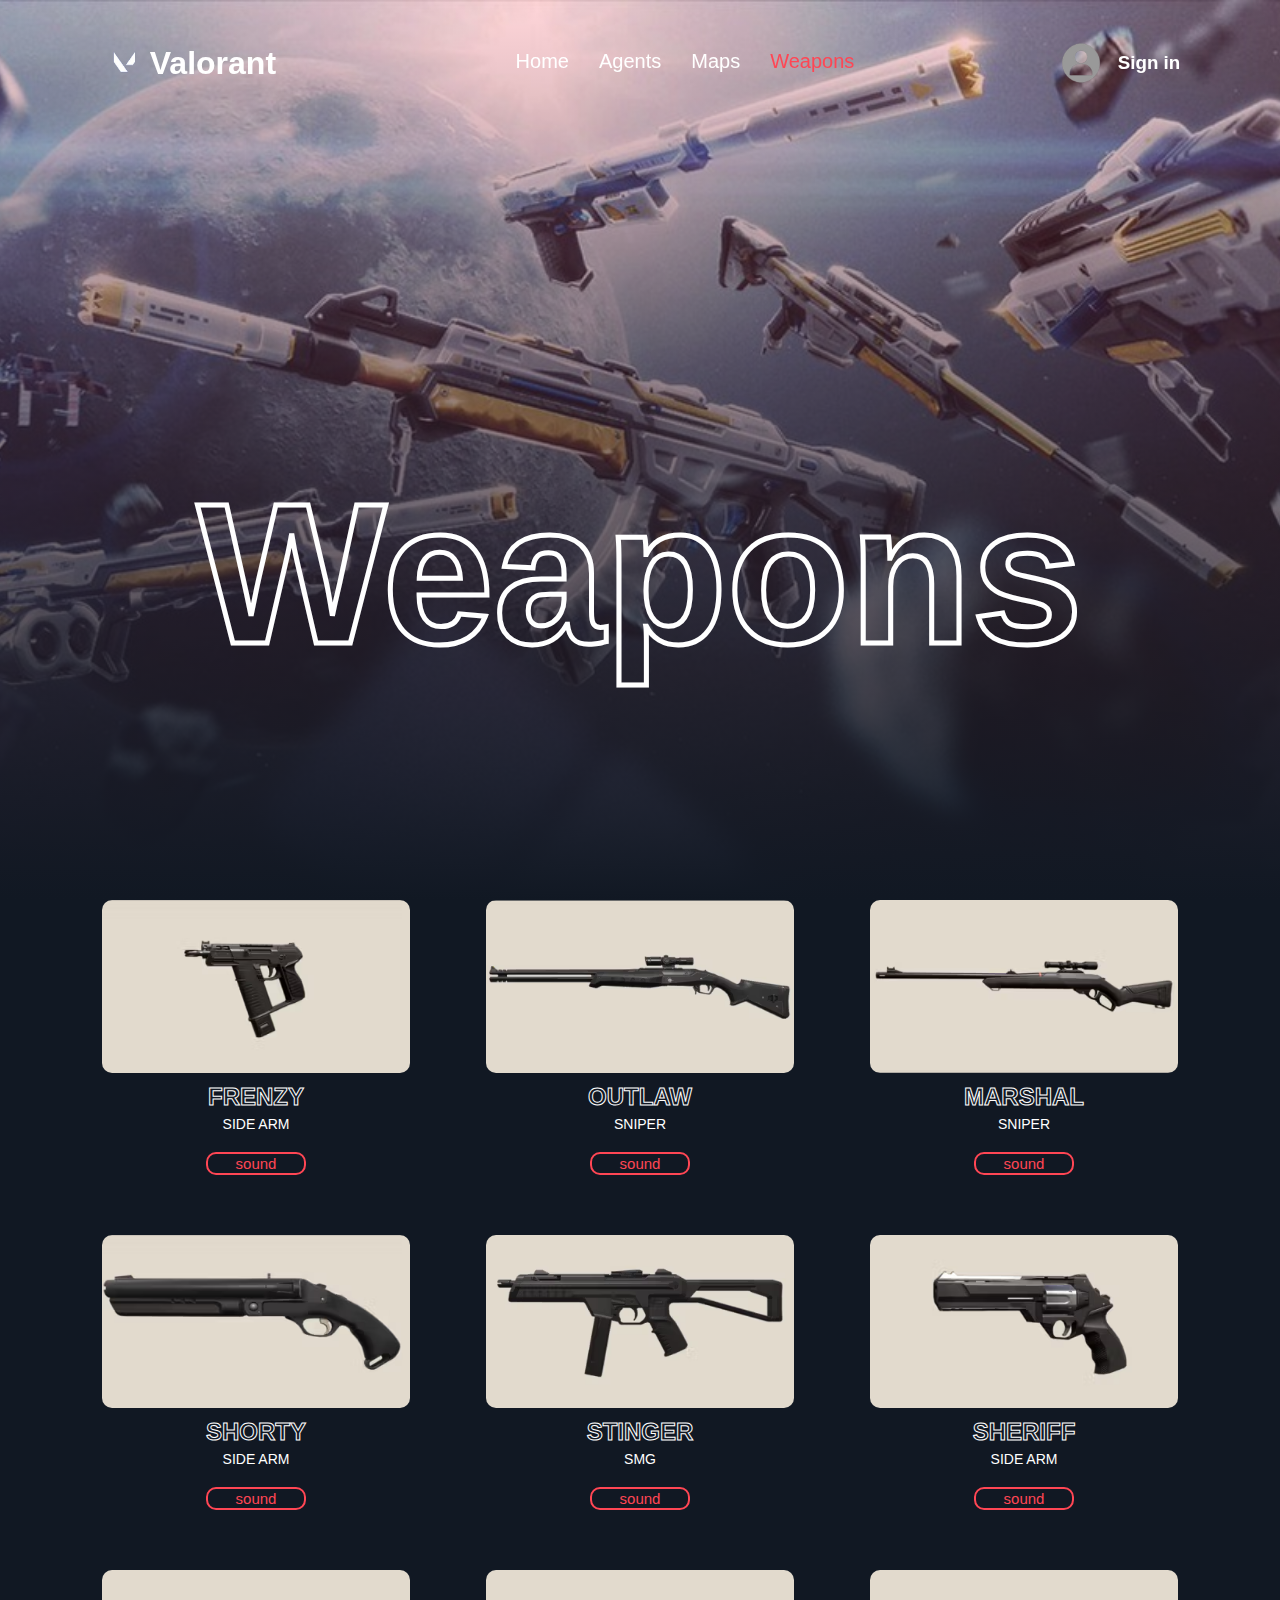
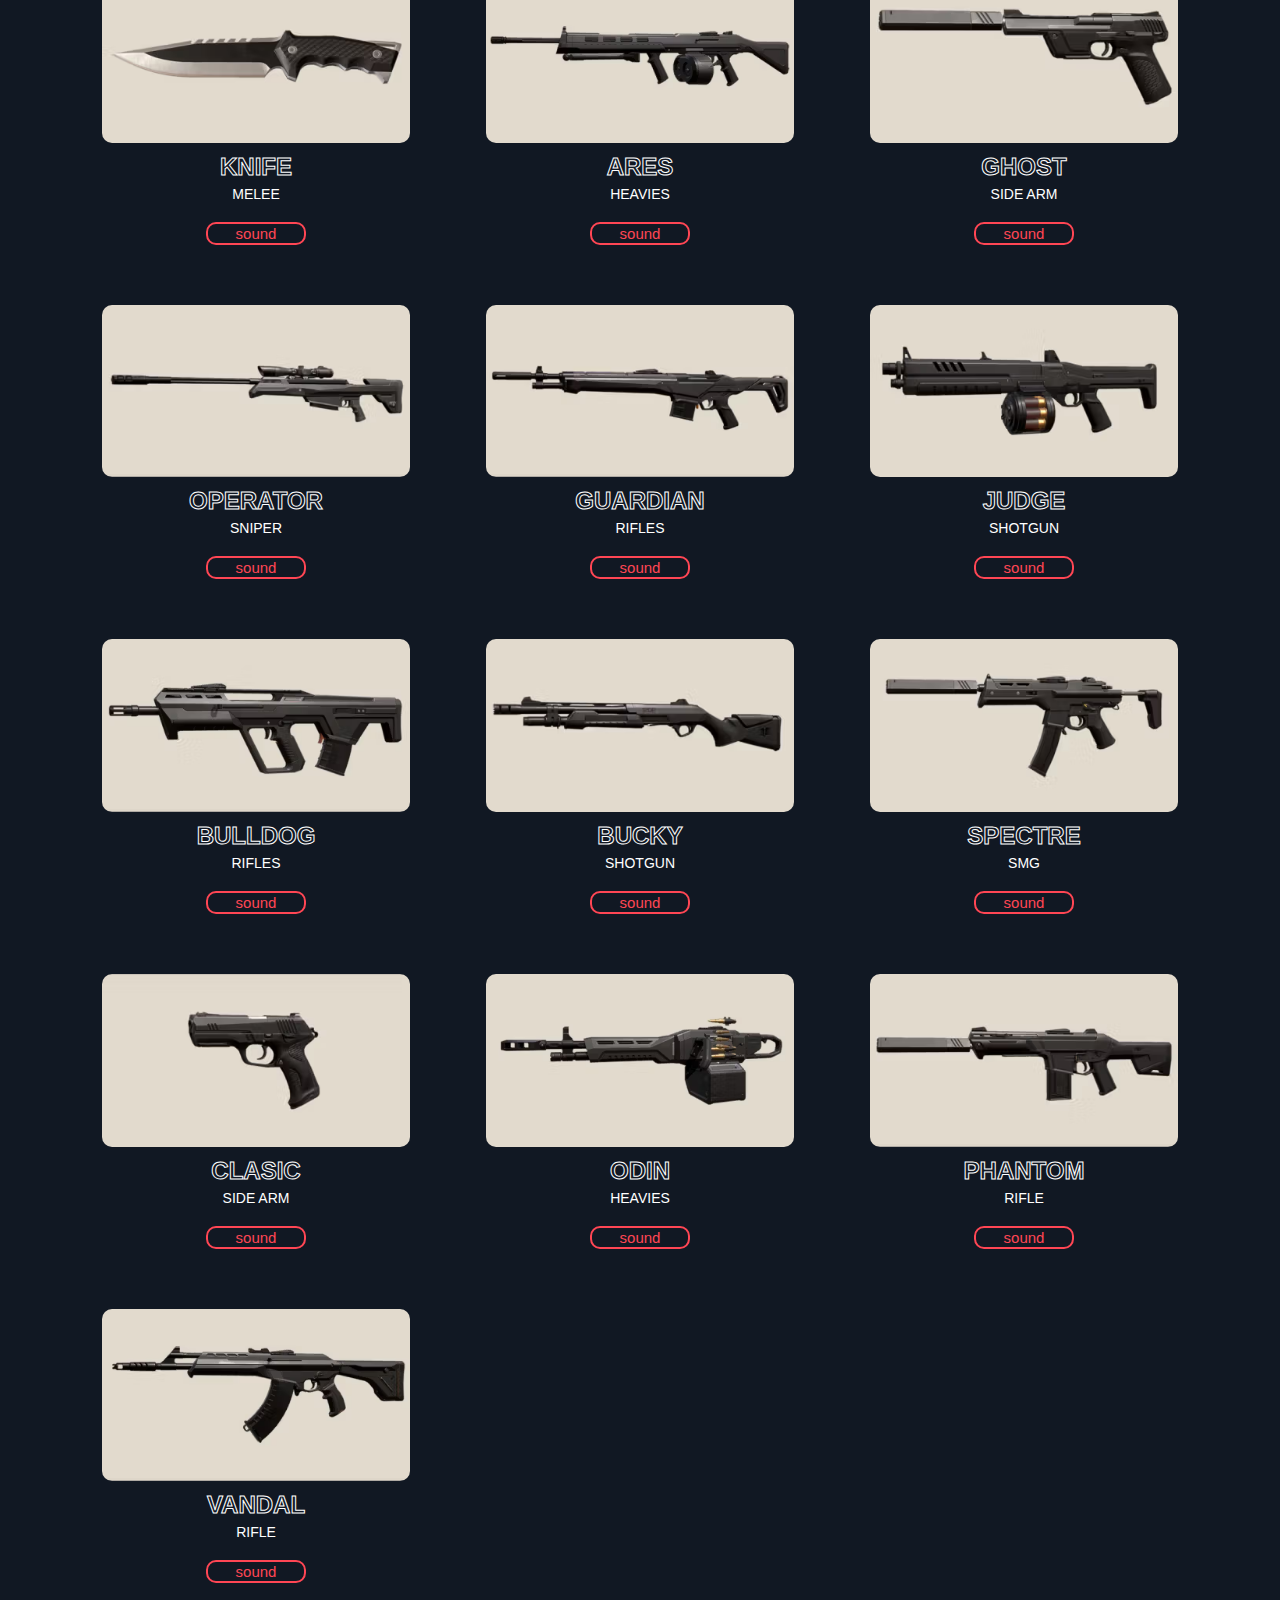
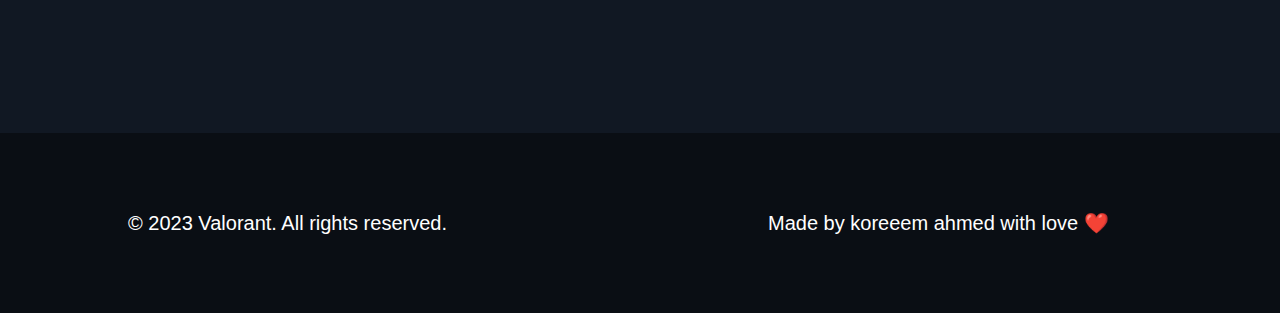
<file: weapons.html>
<!DOCTYPE html>
<html lang="en">
  <head>
    <meta charset="UTF-8" />
    <meta name="viewport" content="width=device-width, initial-scale=1.0" />
    <title>Document</title>
    <link rel="stylesheet" href="css/weapons.css" />
    <link rel="stylesheet" href="css/all.css" />
  </head>
  <body>
    <nav class="nav">
      <div class="logo">
        <img
          src="imgs/logo-removebg-preview-removebg-preview.png"
          alt="Valorant Logo"
          class="logo"
        />
        <h1>Valorant</h1>
      </div>
      <ul class="nav-links">
        <li><a href="index.html">Home</a></li>
        <li><a href="agents.html">Agents</a></li>
        <li><a href="maps.html">Maps</a></li>
        <li><a href="weapons.html" class="now">Weapons</a></li>
      </ul>
      <div class="user">
        <img src="imgs/user-removebg-preview.png" alt="User Avatar" />
        <h3><a href="customize.html" class="cus">Sign in</a></h3>
      </div>
    </nav>

    <main class="ag-hero">
      <h1 class="fs-h">Weapons</h1>
    </main>

    <div class="weapons-container">
      <audio id="myAudio" src=""></audio>
      <div class="weapon">
        <img
          src="imgs/weapons/10c955e82728dbcc4f7edd687be251437b3c8acc-680x384.avif"
          alt=""
        />
        <h2>frenzy</h2>
        <p>side arm</p>
        <button id="btn" onclick="play(2)">sound</button>
      </div>
      <div class="weapon">
        <img
          src="imgs/weapons/1b1e480a139ae8d1892f8d7fd163391ce123ee38-680x383.avif"
          alt=""
        />
        <h2>outlaw</h2>
        <p>sniper</p>
        <button id="btn" onclick="play(3)">sound</button>
      </div>
      <div class="weapon">
        <img
          src="imgs/weapons/248441a78c76ee615ad1ece97db1c0203cebc5b1-680x383.avif"
          alt=""
        />
        <h2>marshal</h2>
        <p>sniper</p>
        <button id="btn" onclick="play(14)">sound</button>
      </div>
      <div class="weapon">
        <img
          src="imgs/weapons/25b9844dfade4acdbd05229da3b07b0071e5059a-680x384.avif"
          alt=""
        />
        <h2>shorty</h2>
        <p>side arm</p>
        <button id="btn" onclick="play(7)">sound</button>
      </div>
      <div class="weapon">
        <img
          src="imgs/weapons/377c8a9058a364478ed179ccbe41a68dd2255234-680x383.avif"
          alt=""
        />
        <h2>stinger</h2>
        <p>SMG</p>
        <button id="btn" onclick="play(9)">sound</button>
      </div>
      <div class="weapon">
        <img
          src="imgs/weapons/37efa958bf1dd8ec57a0b1585e741599c7b7bee7-680x383.avif"
          alt=""
        />
        <h2>sheriff</h2>
        <p>side arm</p>
        <button id="btn" onclick="play(4)">sound</button>
      </div>
      <div class="weapon">
        <img
          src="imgs/weapons/48649a9bbc3bc0afce42f498991ea081958992a2-680x383.avif"
          alt=""
        />
        <h2>knife</h2>
        <p>melee</p>
        <button id="btn" onclick="play(18)">sound</button>
      </div>
      <div class="weapon">
        <img
          src="imgs/weapons/4f1969789f8f0da0863d15a6a23957b4508753f2-680x383.avif"
          alt=""
        />
        <h2>ares</h2>
        <p>Heavies</p>
        <button id="btn" onclick="play(16)">sound</button>
      </div>
      <div class="weapon">
        <img
          src="imgs/weapons/575558a88acc67dfac8da6c6ab26f4b61589c96f-680x383.avif"
          alt=""
        />
        <h2>ghost</h2>
        <p>side arm</p>
        <button id="btn" onclick="play(3)">sound</button>
      </div>
      <div class="weapon">
        <img
          src="imgs/weapons/606f29a17f5bc6f13264f2df21a29d4e209c9dce-680x383.avif"
          alt=""
        />
        <h2>operator</h2>
        <p>Sniper</p>
        <button id="btn" onclick="play(15)">sound</button>
      </div>
      <div class="weapon">
        <img
          src="imgs/weapons/64917f04177ef9666f58149f0a98a41fa7bf96ba-680x383.avif"
          alt=""
        />
        <h2>guardian</h2>
        <p>rifles</p>
        <button id="btn" onclick="play(12)">sound</button>
      </div>
      <div class="weapon">
        <img
          src="imgs/weapons/7190d2e85b82bd1de81eba87a1db2b469259289d-680x383.avif"
          alt=""
        />
        <h2>judge</h2>
        <p>shotgun</p>
        <button id="btn" onclick="play(6)">sound</button>
      </div>
      <div class="weapon">
        <img
          src="imgs/weapons/7bbdf3063c94fa06fbde33c35ce09fd5202fc153-680x383.avif"
          alt=""
        />
        <h2>bulldog</h2>
        <p>rifles</p>
        <button id="btn" onclick="play(13)">sound</button>
      </div>
      <div class="weapon">
        <img
          src="imgs/weapons/982db8ebe5b57b989e009d13b24d9f1bc9c090b5-680x383.avif"
          alt=""
        />
        <h2>bucky</h2>
        <p>shotgun</p>
        <button id="btn" onclick="play(5)">sound</button>
      </div>
      <div class="weapon">
        <img
          src="imgs/weapons/9fad4bf3774e87edf9994a2afada0abdc72c4bed-680x383.avif"
          alt=""
        />
        <h2>spectre</h2>
        <p>SMG</p>
        <button id="btn" onclick="play(8)">sound</button>
      </div>
      <div class="weapon">
        <img
          src="imgs/weapons/bfa273477b5ce6345c00da5a396281bd51830dc8-680x384.avif"
          alt=""
        />
        <h2>clasic</h2>
        <p>side arm</p>
        <button id="btn" onclick="play(1)">sound</button>
      </div>
      <div class="weapon">
        <img
          src="imgs/weapons/d7e242b2e704155c71841325629ad1a4673c436f-680x383.avif"
          alt=""
        />
        <h2>odin</h2>
        <p>Heavies</p>
        <button id="btn" onclick="play(17)">sound</button>
      </div>
      <div class="weapon">
        <img
          src="imgs/weapons/f0636340d8a60e1488a447e66784921d01f90d18-680x383.avif"
          alt=""
        />
        <h2>phantom</h2>
        <p>rifle</p>
        <button id="btn" onclick="play(11)">sound</button>
      </div>
      <div class="weapon">
        <img
          src="imgs/weapons/fc32a60b112201776c490a5a6a7f2381cd232bd5-680x383.avif"
          alt=""
        />
        <h2>vandal</h2>
        <p>rifle</p>
        <button id="btn" onclick="play(10)">sound</button>
      </div>
    </div>

    <footer class="footer">
      <p>&copy; 2023 Valorant. All rights reserved.</p>
      <p>Made by koreeem ahmed with love ❤️</p>
    </footer>
    <script>
      window.addEventListener('scroll', function() {
    if (window.scrollY === 0) {
        document.querySelector('.nav').classList.remove('blur');
    } else if (window.scrollY > 0) {
        document.querySelector('.nav').classList.add('blur');
    }
});

function play(e) {
    var audio = document.getElementById("myAudio");
    if (e === 1){
        audio.src = "sounds/Sound/Weapons/Pistols/classicSpray.mp3";
        audio.play();}
    else if(e === 2)
        {
        audio.src = "sounds/Sound/Weapons/Pistols/frenzySpray.mp3";
        audio.play();}
    else if(e === 3)
        {
        audio.src = "sounds/Sound/Weapons/Pistols/ghostSpray.mp3";
        audio.play();}
    else if(e === 4)
        {
        audio.src = "sounds/Sound/Weapons/Pistols/sheriffSpray.mp3";
        audio.play();}
    else if(e === 5)
        {
        audio.src = "sounds/Sound/Weapons/Shotguns/buckySpray.mp3";
        audio.play();}
    else if(e === 6)
        {
        audio.src = "sounds/Sound/Weapons/Shotguns/judgeSpray.mp3";
        audio.play();}
    else if(e === 7)
        {
        audio.src = "sounds/Sound/Weapons/Shotguns/shortySpray.mp3";
        audio.play();}
    else if(e === 8)
        {
        audio.src = "sounds/Sound/Weapons/SMGs/spectreSpray.mp3";
        audio.play();}

    else if(e === 9)
        {
        audio.src = "sounds/Sound/Weapons/SMGs/stingerSpray.mp3";
        audio.play();}
        
    else if(e === 10)
        {
        audio.src = "sounds/Sound/Weapons/Rifles/vandalSpray.mp3";
        audio.play();}

    else if(e === 11)
        {
        audio.src = "sounds/Sound/Weapons/Rifles/phantomSpray.mp3";
        audio.play();}

    else if(e === 12)
        {
        audio.src = "sounds/Sound/Weapons/Rifles/guardianSpray.mp3";
        audio.play();}

    else if(e === 13)
        {
        audio.src = "sounds/Sound/Weapons/Rifles/bulldogSpray.mp3";
        audio.play();}

    else if(e === 14)
        {
        audio.src = "sounds/Sound/Weapons/Snipers/marshalSpray.mp3";
        audio.play();}

    else if(e === 15)
        {
        audio.src = "sounds/Sound/Weapons/Snipers/operatorSpray.mp3";
        audio.play();}

    else if(e === 16)
        {
        audio.src = "sounds/Sound/Weapons/LMGs/aresSpray.mp3";
        audio.play();}

    else if(e === 17)
        {
        audio.src = "sounds/Sound/Weapons/LMGs/odinSpray.mp3";
        audio.play();}

    else if(e === 18)
        {
        audio.src = "sounds/Sound/Weapons/Melee/knifeSwing.mp3";
        audio.play();}
}
    </script>
  </body>
</html>
</file>
<file: css/agents.css>
:root {
    --primary-color: #ff4654;
    --secondary-color: #ba3a46;
    --text-color: white;
    --bgc:  	#111823;
}
.ag-hero{
    background-image: url(../imgs/agent-hero.avif);
    background-position: center;
    background-repeat: no-repeat;
    background-size: cover;
    height: 100vh;
    position: relative;
    top: 0px;
    width: 100vw;
}
.fs-h{
    color: transparent;
    -webkit-text-stroke-width: 5px;
    -webkit-text-stroke-color: white;
    text-align: center;
    position: relative;
    top: 51vh;
    margin: 0;
    font-size: 270px;
    font-weight: bold;
}
.ag-hero::before {
    content: '';
    position: absolute;
    top: 0;
    left: 0;
    width: 100%;
    height: 100%;
    background-image: linear-gradient(to bottom, #ff465639, #111823);
}
.ag-container{
    display: grid;
    grid-template-columns: repeat(3, 1fr);
    gap: 20px;
    margin-left: 5vw;
    row-gap: 10vh;
}
.ag-card {
    width: 25vw;
    display: flex;
    flex-direction: column;
    justify-content: center;
    align-items: center;;
}
.front {
    width: 310px;
    height: 480px;
    overflow: hidden;
    border-radius: 10px 10px 0 0;
    position: absolute;
    transform: rotateY(0deg);
    backface-visibility: hidden;
    transform-style: preserve-3d;
    transition: transform 0.6s;
}
.front img {
    width: 100%;
    height: 80%;
    border-radius: 10px 10px 0 0;
}
.f-info{
    color: transparent;
    -webkit-text-stroke: black 2px;
    font-size: 45px;
    height: auto;
    background-color: #fff;
    backdrop-filter: blur(3px);
    width: 97%;
    padding: 5px 0 5px 10px;
    border-radius: 0 0 10px 10px;
    top: -4px;
    position: relative;
    text-align: center;
}
.back {
    text-align: center;
    background-color: #192332;
    width: 310px;
    border-radius: 10px 10px 10px 10px;
    padding: 10px 0;
    height: 420px;
    position: absolute;
    transform: rotateY(180deg);
    backface-visibility: hidden;
    transform-style: preserve-3d;
    transition: transform 0.6s;
    top: -20px;
    border: 2px solid var(--text-color);
}
.back p{
    color: var(--text-color);
    font-size: 20px;
    margin: 0;
    font-weight: bold;
    margin-bottom: 15px;
    width: 90%;
    margin-left: 5%;
}
.back button {
    background-color: var(--bgc);
    color: var(--primary-color);
    border: 1px solid white;
    padding: 10px 20px;
    border-radius: 5px;
    cursor: pointer;
    font-size: 16px;
    margin-top: 10px;
    transition: 0.5s;
}
.back button:hover {
    background-color: var(--text-color);
    color: var(--bgc);
    font-size: 20px;
}
.ag-card:hover .back{
    transform: rotateY(0deg);
    z-index: 1;
}
.ag-card:hover .front{
    transform: rotateY(180deg);
    z-index: 0;
}
.ag-heading{
    text-align: center;
    color: var(--text-color);
    font-size: 60px;
    margin-top: 20px;
    margin-bottom: 70px;
    font-weight: bold;
}
.back{
    position: relative;
}
.classefier{
    font-size: 40px;
    color: var(--secondary-color);
    text-align: center;
}
.blur{
    background-color: rgba(0, 0, 0, 0.566);
    backdrop-filter: blur(12px);
}
</file>
<file: css/all.css>
:root {
    --primary-color: #ff4654;
    --secondary-color: #ba3a46;
    --text-color: white;
    --bgc: #111823;
    --hr: #ff4656a9;
}

body {
    background-color: #111823;
    color: white;
    font-family: intel, sans-serif;
    height: 100%;
    width: 100%;
    overflow-x: hidden;
    margin: 0;
}

nav {
    display: flex;
    justify-content: space-around;
    align-items: center;
    height: 10vh;
    width: 100vw;
    position: fixed;
    z-index: 2;
    top: 0;
    padding-top: 2vh;
    padding-bottom: 1vh;
    transition: 1s;
}

ul {
    list-style: none;
}

li {
    display: inline;
}

a {
    color: white;
    text-decoration: none;
}

.nav-links {
    display: flex;
    gap: 30px;
    padding-bottom: 3px;

}

.nav-links li a:hover {
    color: var(--primary-color);
    border-bottom-color: var(--secondary-color);
    transition: 1s;
    border-bottom: 2px var(--secondary-color) solid;
}

.nav-links li a {
    font-size: 20px;
}

.now {
    color: var(--primary-color);
}

.user {
    display: flex;
    align-items: center;
}

.user img {
    width: 54px;
    height: 50px;
    margin-right: 10px;
}

.logo img {
    width: 50px;
    height: 50px;
    margin-top: 10px;
}

.logo {
    display: flex;
    align-items: center;
}

.cus:hover {
    color: var(--primary-color);
    transition: 1s;
}

#bgVideo {
    position: fixed;
    right: 0;
    bottom: 0;
    width: 100vw;
    height: 100vh;
    object-fit: cover;
    z-index: -2;
}

hr {
    width: 100%;
    height: 2px;
    background-color: var(--hr);
    border: none;
    margin-top: 0;
    margin-bottom: 0;
}

.footer {
    width: 100vw;
    height: 20vh;
    position: relative;
    top: 10vh;
    background-color: #0a0e14;
    display: grid;
    grid-template-columns: 1fr 1fr;
    align-items: center;
    padding-left: 10vw;
    font-size: 20px;
}
</file>
<file: css/maps.css>
:root {
    --primary-color: #ff4654;
    --secondary-color: #ba3a46;
    --text-color: white;
    --bgc: #111823;
}

.ag-hero {
    background-image: url(../imgs/2a79cb00cafaf2d23bf36c8743f940825d182c79-1920x1080.webp);
    background-position: center;
    background-repeat: no-repeat;
    background-size: cover;
    height: 100vh;
    position: relative;
    top: 0px;
    width: 100vw;
}

.fs-h {
    color: transparent;
    -webkit-text-stroke-width: 5px;
    -webkit-text-stroke-color: white;
    text-align: center;
    position: relative;
    top: 35vh;
    margin: 0;
    font-size: 170px;
    font-weight: bold;
}

.ag-hero::before {
    content: '';
    position: absolute;
    top: 0;
    left: 0;
    width: 100%;
    height: 100%;
    background-image: linear-gradient(to bottom, #ffffff39, #111823);
}

.ag-hero-content {
    position: absolute;
    border: 3px white solid;
    width: 200px;
    height: 200px;
    border-radius: 100%;
    background-image: url(../imgs/maps/CORRODE/6e3e66577519c8290d874aa94d82e28aec2ccc3e-915x515.avif);
    background-position: center;
    background-size: cover;
    background-repeat: no-repeat;
}

.ag-hero-content1 {
    position: absolute;
    border: 3px white solid;
    width: 200px;
    height: 200px;
    border-radius: 100%;
    background-image: url(../imgs/2a79cb00cafaf2d23bf36c8743f940825d182c79-1920x1080.webp);
    background-position: center;
    background-size: cover;
    background-repeat: no-repeat;
}

.ag-hero-content2 {
    position: absolute;
    border: 3px white solid;
    width: 200px;
    height: 200px;
    border-radius: 100%;
    background-image: url(../imgs/maps/LOTUS/67d199e0f7108bc60e8293d3f9a37538b0b55b11-3840x2160.avif);
    background-position: center;
    background-size: cover;
    background-repeat: no-repeat;
}

.ag-hero-content3 {
    position: absolute;
    border: 3px white solid;
    width: 200px;
    height: 200px;
    border-radius: 100%;
    background-image: url(../imgs/maps/PEARL/34ba319c99d3d20ef8c6f7b6a61439e207b39247-915x515.avif);
    background-position: center;
    background-size: cover;
    background-repeat: no-repeat;
}

.img-slider button:hover {
    transform: scale(1.1);
    transition: 0.4s;
    border: 1px var(--primary-color) solid;
}

.main-img {
    position: relative;
    width: 100%;
    display: flex;
    justify-content: center;
}

.main-img img {
    width: 650px;
    height: 350px;
    border-radius: 20px;
}

.map-head {
    text-align: center;
    color: var(--text-color);
    font-size: 50px;
    margin-top: 150px;
    color: transparent;
    letter-spacing: 10px;
    -webkit-text-stroke-width: 2px;
    -webkit-text-stroke-color: #fff;
}

.map-para {
    text-align: center;
    color: var(--text-color);
    font-size: 20px;
    width: 60%;
    margin: auto;
    line-height: 1.2;
    margin-bottom: 20px;
}

.img-slider {
    display: flex;
    overflow-x: auto;
    flex-wrap: nowrap;
    gap: 20px;
    padding: 20px;
    scroll-behavior: smooth;
    margin-top: 50px;
}

.img-slider button {
    flex: 0 0 auto;
    width: 150px;
    height: 100px;
    border: none;
    border-radius: 15px;
    background-size: cover;
    background-position: center;
    cursor: pointer;
    margin-left: 50px;
}

.img-slider::-webkit-scrollbar {
    height: 10px;
}

.img-slider::-webkit-scrollbar-thumb {
    background: var(--primary-color);
}

.img-slider::-webkit-scrollbar-track {
    background: #fff;
}

.img-slider::-webkit-slider-thumb {
    color: var(--secondary-color);
}

.img-slider-inner {
    background-image: url(../imgs/maps/BREEZE/main.avif);
}

.img-slider-inner1 {
    background-image: url(../imgs/maps/BREEZE/09fd06d90139cc800a6b0fe25ce465dbb38ad217-915x504.webp);
}

.img-slider-inner2 {
    background-image: url(../imgs/maps/BREEZE/5df1cb817110ec8d785ac6bd6d927131e454ab96-915x504.webp);
}

.img-slider-inner3 {
    background-image: url(../imgs/maps/BREEZE/63de198a49e6e55a46a6e59b3a5d48ce2ca03bb5-915x504.webp);
}

.img-slider-inner4 {
    background-image: url(../imgs/maps/BREEZE/ca4fd80fd44315849c52adcc6aeec4e0617a0a35-915x504.avif);
}

.img-slider-inner5 {
    background-image: url(../imgs/maps/BREEZE/fd774489b1095dd34b8d99c68c791a79f75191e4-915x504.webp);
}


.img-slider-CORRODE {
    background-image: url(../imgs/maps/CORRODE/main.avif);
}

.img-slider-CORRODE1 {
    background-image: url(../imgs/maps/CORRODE/0e440e2dcfa2e45f6a3b5d52b0b227e97b941633-915x515.avif);
}

.img-slider-CORRODE2 {
    background-image: url(../imgs/maps/CORRODE/6e3e66577519c8290d874aa94d82e28aec2ccc3e-915x515.avif);
}

.img-slider-CORRODE3 {
    background-image: url(../imgs/maps/CORRODE/72b1463c770e58c75f25859ca3c65516cf87f5d7-915x515.avif);
}

.img-slider-CORRODE4 {
    background-image: url(../imgs/maps/CORRODE/79be60bb23b3da854acf80b2b519c93ad9cd8588-915x515.avif);
}

.img-slider-CORRODE5 {
    background-image: url(../imgs/maps/CORRODE/f9e0dcccefb0de3fdd18ba73d3d51996e3e3aa9d-915x515.avif);
}



.img-slider-ICEBOX {
    background-image: url(../imgs/maps/ICEBOX/main.avif);
}

.img-slider-ICEBOX1 {
    background-image: url(../imgs/maps/ICEBOX/12067a4103efab2a699553d1c4dbc09291781f5f-1980x1083.webp);
}

.img-slider-ICEBOX2 {
    background-image: url(../imgs/maps/ICEBOX/696094917f45e90323c0ea4a0947707f5ef975fa-1980x1083.webp);
}

.img-slider-ICEBOX3 {
    background-image: url(../imgs/maps/ICEBOX/91422206c56df7177495b96a26021d6379de8079-1980x1083.webp);
}

.img-slider-ICEBOX4 {
    background-image: url(../imgs/maps/ICEBOX/95764641b4f4c15ed7537302988685f18dfd03b3-1980x1083.webp);
}

.img-slider-ICEBOX5 {
    background-image: url(../imgs/maps/ICEBOX/dfe8e891d8e2f38887802f085490626972211a0c-1980x1083.webp);
}



.img-slider-LOTUS {
    background-image: url(../imgs/maps/LOTUS/main.avif);
}

.img-slider-LOTUS1 {
    background-image: url(../imgs/maps/LOTUS/3bf87877f0918085296a5390ff8a53a5ea997a9c-915x515.avif);
}

.img-slider-LOTUS2 {
    background-image: url(../imgs/maps/LOTUS/42d4a5aeb56a7ebe5b2a0de331245c2fe65dcd89-915x515.avif);
}

.img-slider-LOTUS3 {
    background-image: url(../imgs/maps/LOTUS/67d199e0f7108bc60e8293d3f9a37538b0b55b11-3840x2160.avif);
}

.img-slider-LOTUS4 {
    background-image: url(../imgs/maps/LOTUS/72244f5326bac4cc17cc3e3f6d7c5831ea573abc-703x396.avif);
}

.img-slider-LOTUS5 {
    background-image: url(../imgs/maps/LOTUS/d7d08f63ee2c4e10da770a6f1f828720bfd3313c-915x515.avif);
}



.img-slider-PEARL {
    background-image: url(../imgs/maps/PEARL/main.avif);
}

.img-slider-PEARL1 {
    background-image: url(../imgs/maps/PEARL/0089861662b41c8d5c3c4f1c14cb4d1937936105-915x515.avif);
}

.img-slider-PEARL2 {
    background-image: url(../imgs/maps/PEARL/34ba319c99d3d20ef8c6f7b6a61439e207b39247-915x515.avif);
}

.img-slider-PEARL3 {
    background-image: url(../imgs/maps/PEARL/5512c1caceea8d66ebdcbd4e32fda660d9c75028-915x515.avif);
}

.img-slider-PEARL4 {
    background-image: url(../imgs/maps/PEARL/e4c864fa4607f1f356edcb7f6cc8782dc400793c-915x515.avif);
}

.img-slider-PEARL5 {
    background-image: url(../imgs/maps/PEARL/f14087492fb40816aaeb3f2e2e310f98805e5c16-915x515.avif);
}



.img-slider-SUNSET {
    background-image: url(../imgs/maps/SUNSET/main.avif);
}

.img-slider-SUNSET1 {
    background-image: url(../imgs/maps/SUNSET/3554ba8c21ea98c6d121cffe5810dc30af72d553-915x515.avif);
}

.img-slider-SUNSET2 {
    background-image: url(../imgs/maps/SUNSET/5101e4ee241fbfca261bf8150230236c46c8b991-3840x2160.avif);
}

.img-slider-SUNSET3 {
    background-image: url(../imgs/maps/SUNSET/91c2a0221d1670d9b8b10ec61130f2c0a76038a3-915x515.avif);
}

.img-slider-SUNSET4 {
    background-image: url(../imgs/maps/SUNSET/c59a3da3382bf203c6bda22af892834508377ef3-753x424.avif);
}

.img-slider-SUNSET5 {
    background-image: url(../imgs/maps/SUNSET/ca3eab735bbde5d7930ec5845eff19becb46a86b-915x515.avif);
}
</file>
<file: css/news.css>
.shop-item{
    text-align: center;
    margin: 20px;
    border: 2px solid #ccc;
    border-radius: 10px;
    padding: 10px;
    width: 300px;
    display: inline-block;
    position: relative;
    top: 10vh;
}

.mains{
    width: 100%;
    border-radius: 10px;
}

.blur{
    background-color: rgba(0, 0, 0, 0.566);
    backdrop-filter: blur(12px);
}

.shop-container{
    text-align: center;
    margin-top: 5vh;
}

.token{
    width: 30px;
}
</file>
<file: css/weapons.css>
:root {
    --primary-color: #ff4654;
    --secondary-color: #ba3a46;
    --text-color: white;
    --bgc: #111823;
}

.ag-hero {
    background-image: url(../imgs/Valorant_Endeavour_Skin_Bundle.jpg);
    background-position: center;
    background-repeat: no-repeat;
    background-size: cover;
    height: 100vh;
    position: relative;
    top: 0px;
    width: 100vw;
}

.fs-h {
    color: transparent;
    -webkit-text-stroke-width: 5px;
    -webkit-text-stroke-color: white;
    text-align: center;
    position: relative;
    top: 51vh;
    margin: 0;
    font-size: 200px;
    font-weight: bold;
}

.ag-hero::before {
    content: '';
    position: absolute;
    top: 0;
    left: 0;
    width: 100%;
    height: 100%;
    background-image: linear-gradient(to bottom, #ff465639, #111823);
}

.weapons-container {
    display: grid;
    grid-template-columns: repeat(3, 1fr);
    width: 90%;
    margin: auto;
}

.weapon {
    display: flex;
    flex-direction: column;
    align-items: center;
    justify-content: center;
}

.weapon img {
    width: 80%;
    height: auto;
    border-radius: 10px;
}

.weapon h2 {
    color: transparent;
    -webkit-text-stroke-width: 1px;
    -webkit-text-stroke-color: white;
    text-transform: uppercase;
    margin: 10px 0 0 0;
}

.weapon p {
    color: var(--text-color);
    margin: 5px 0 20px 0;
    text-transform: uppercase;
    font-size: 14px;
}

.weapon button {
    margin-bottom: 60px;
    width: 100px;
    background-color: var(--bgc);
    color: var(--primary-color);
    border-radius: 10px;
    border: 2px solid var(--primary-color);
    cursor: pointer;
    font-size: 15px;
}
</file>
